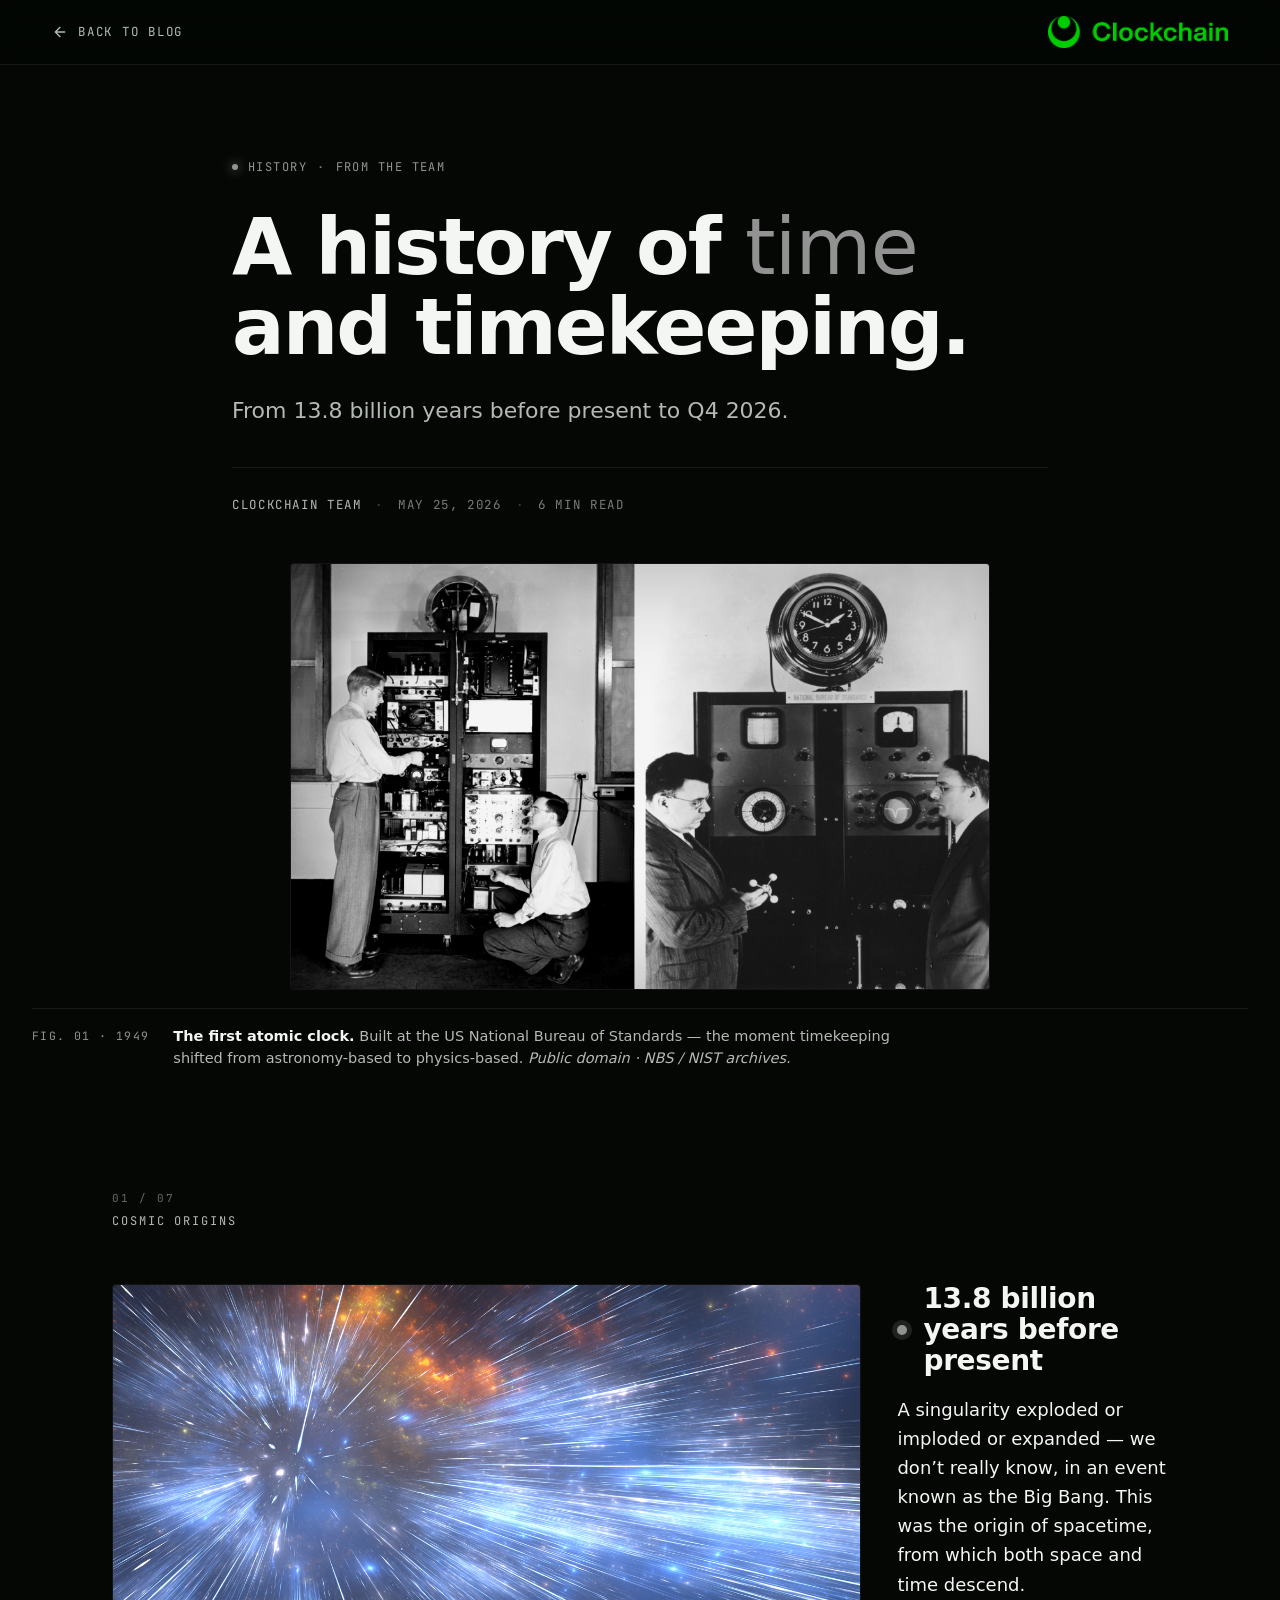
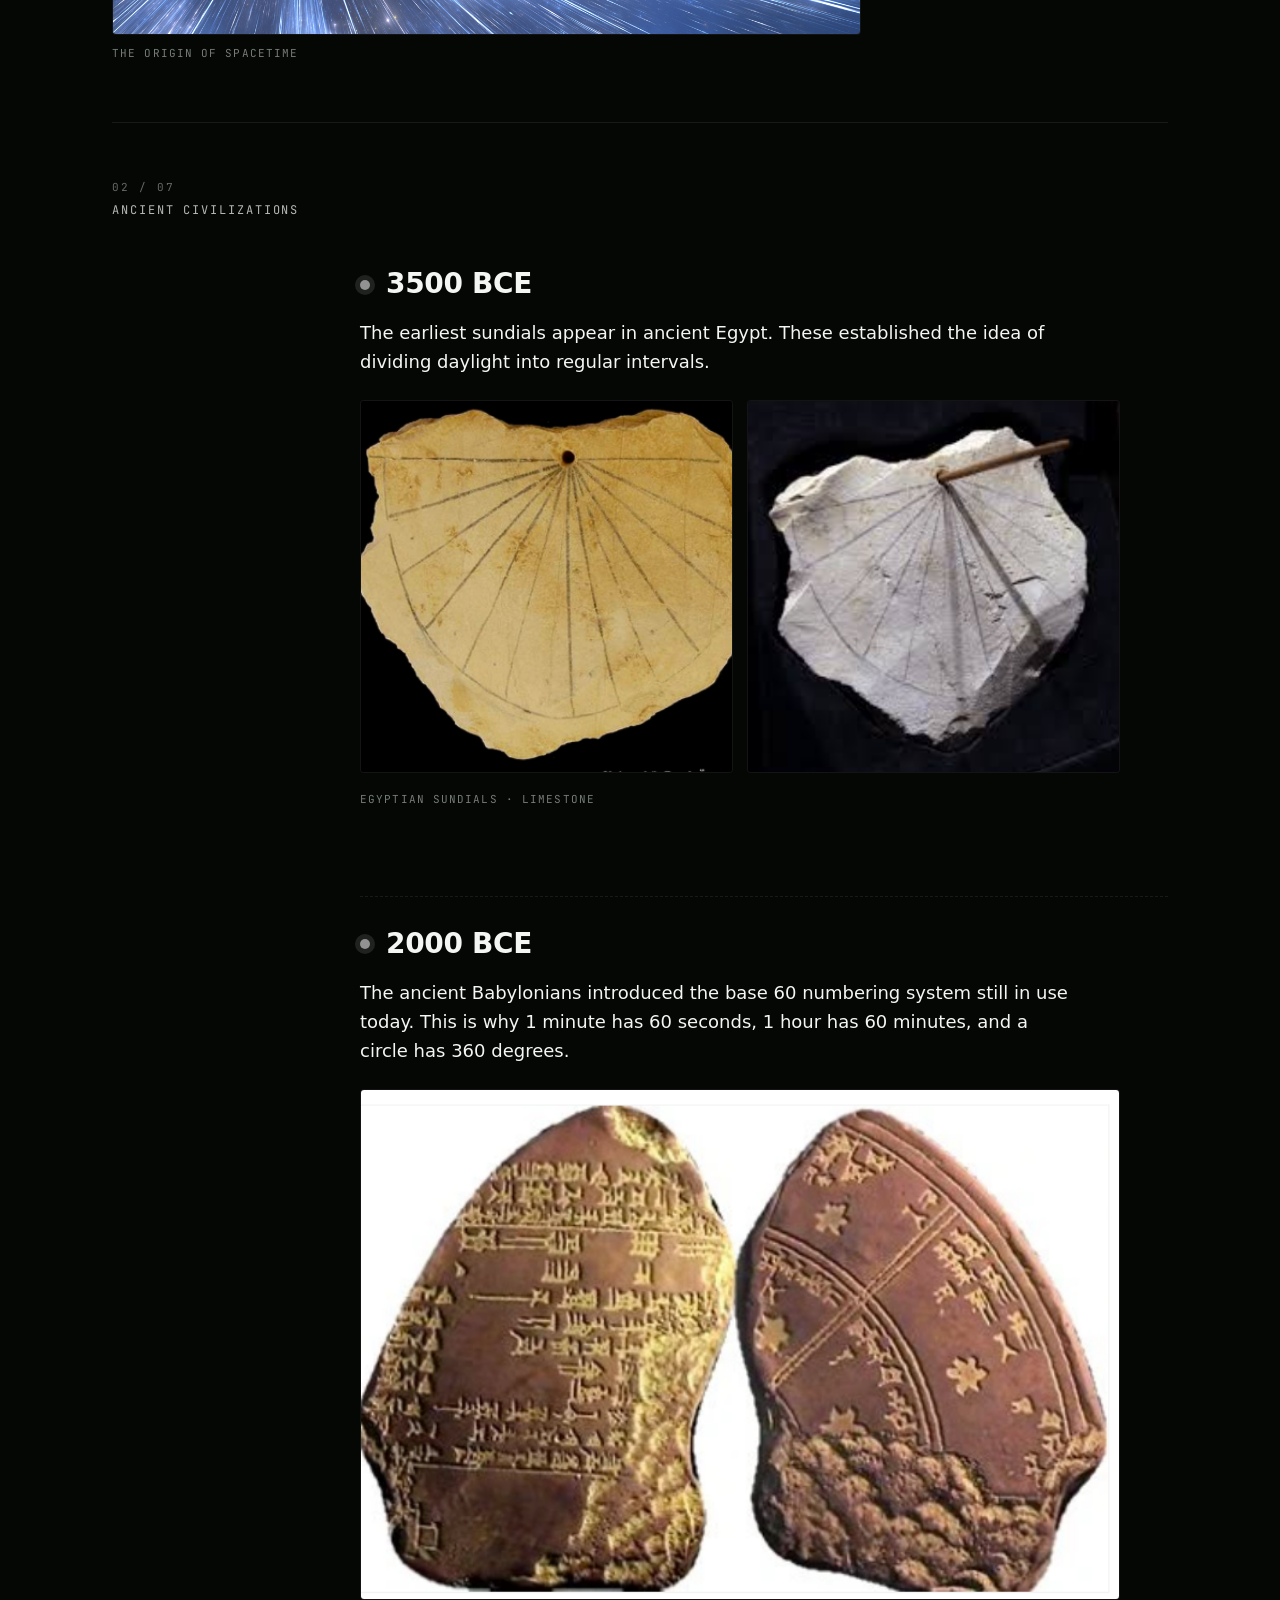
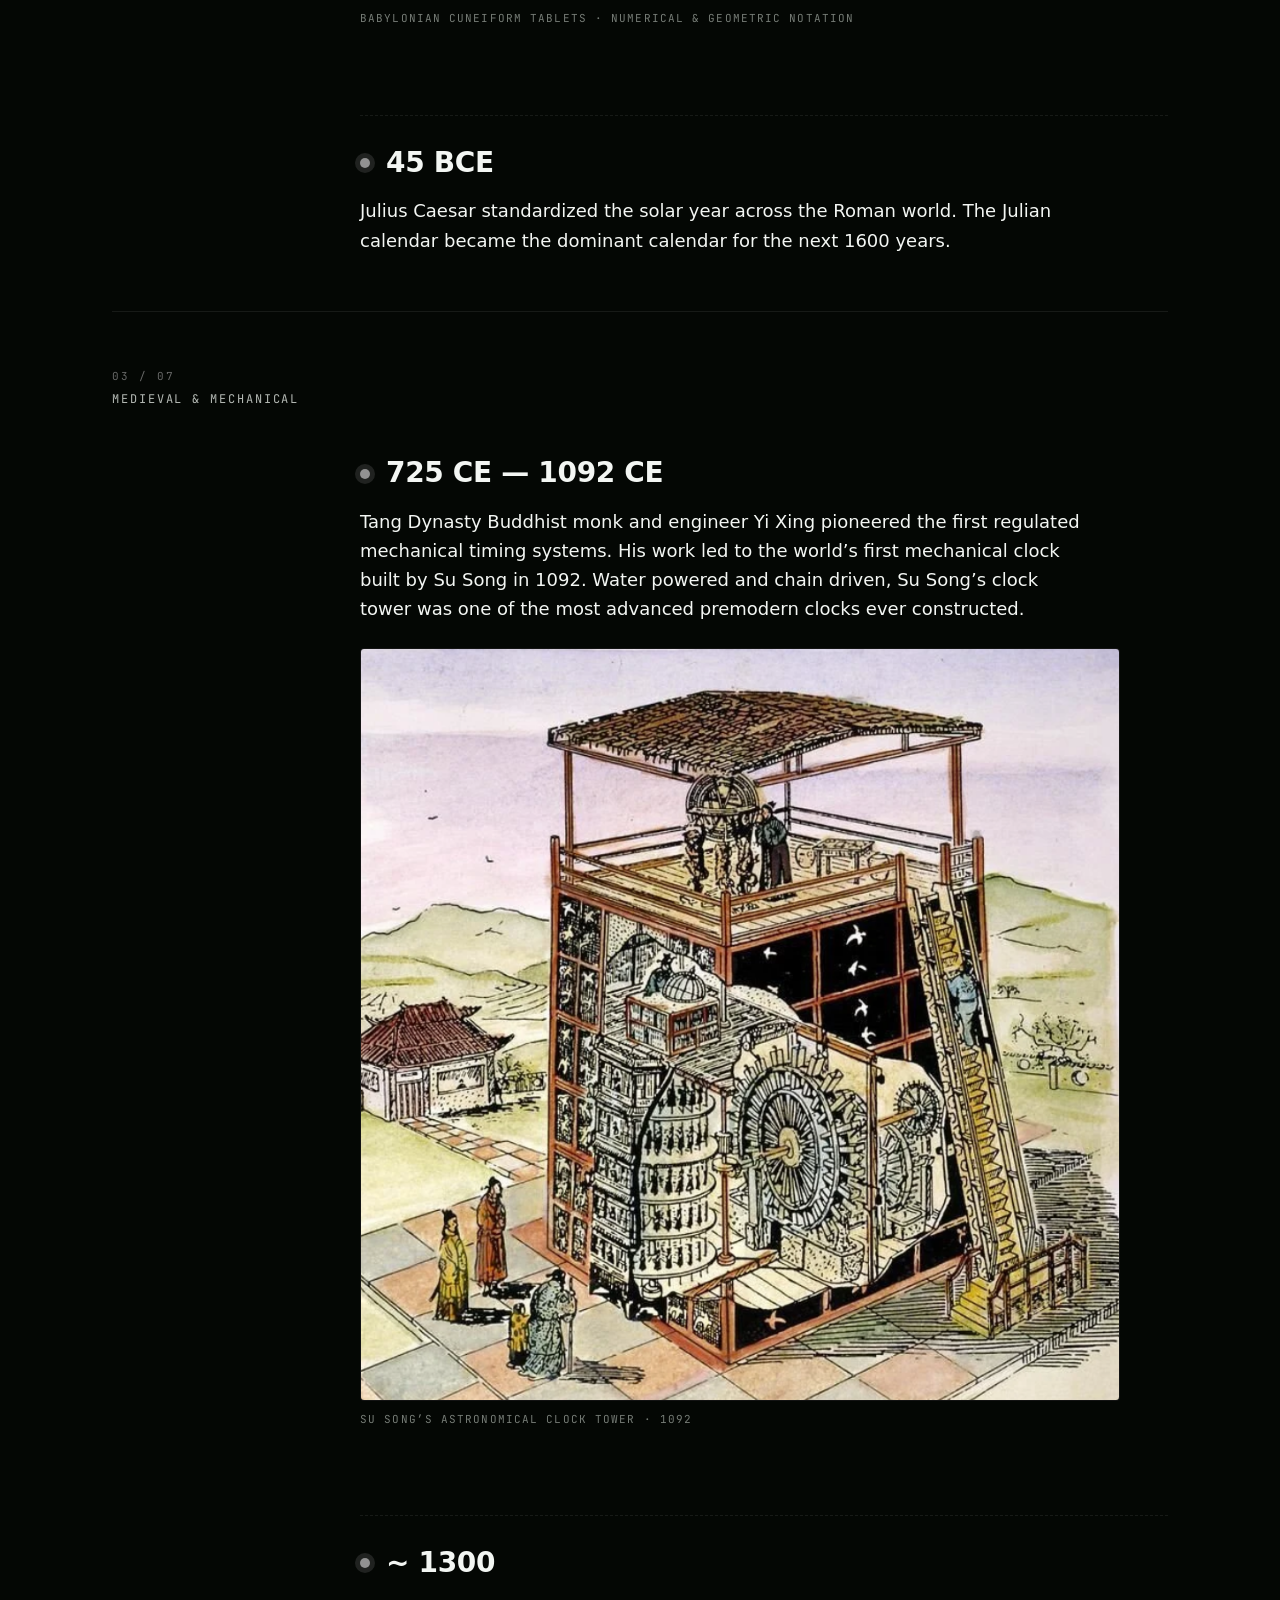
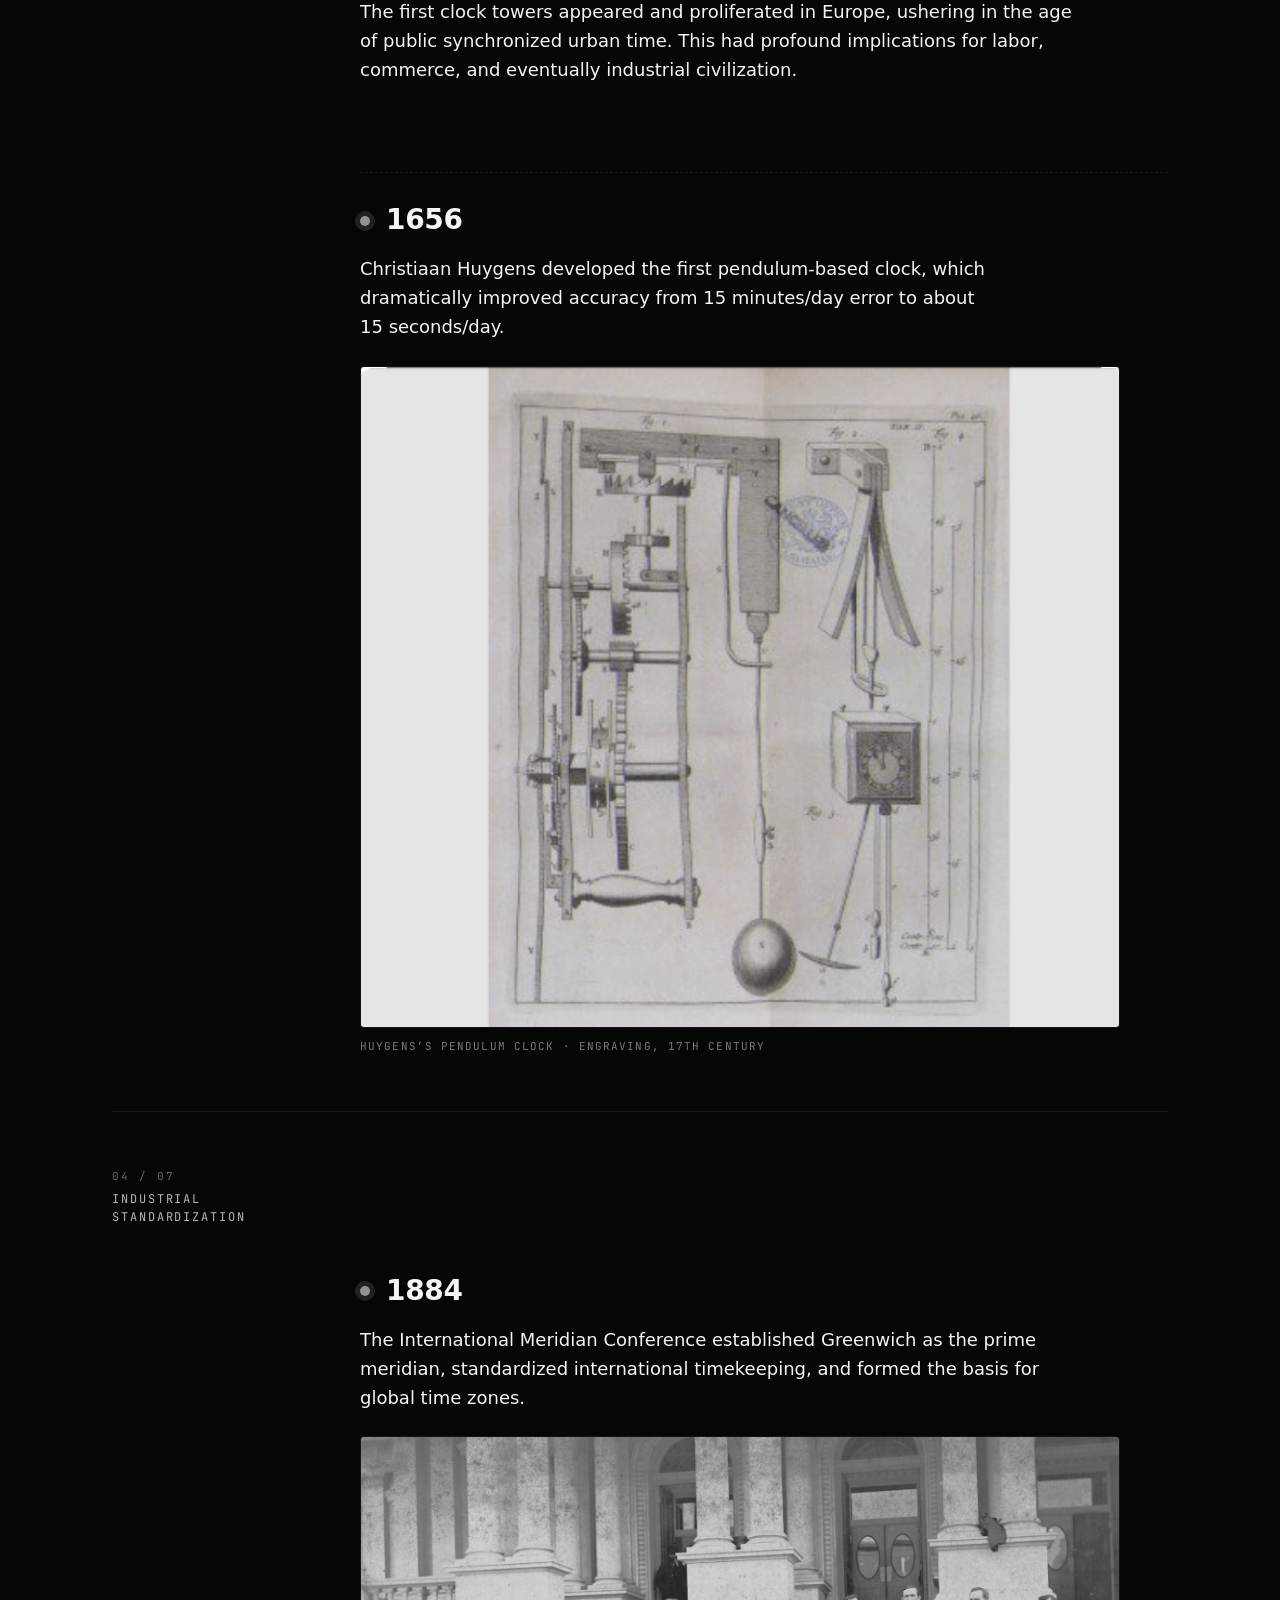
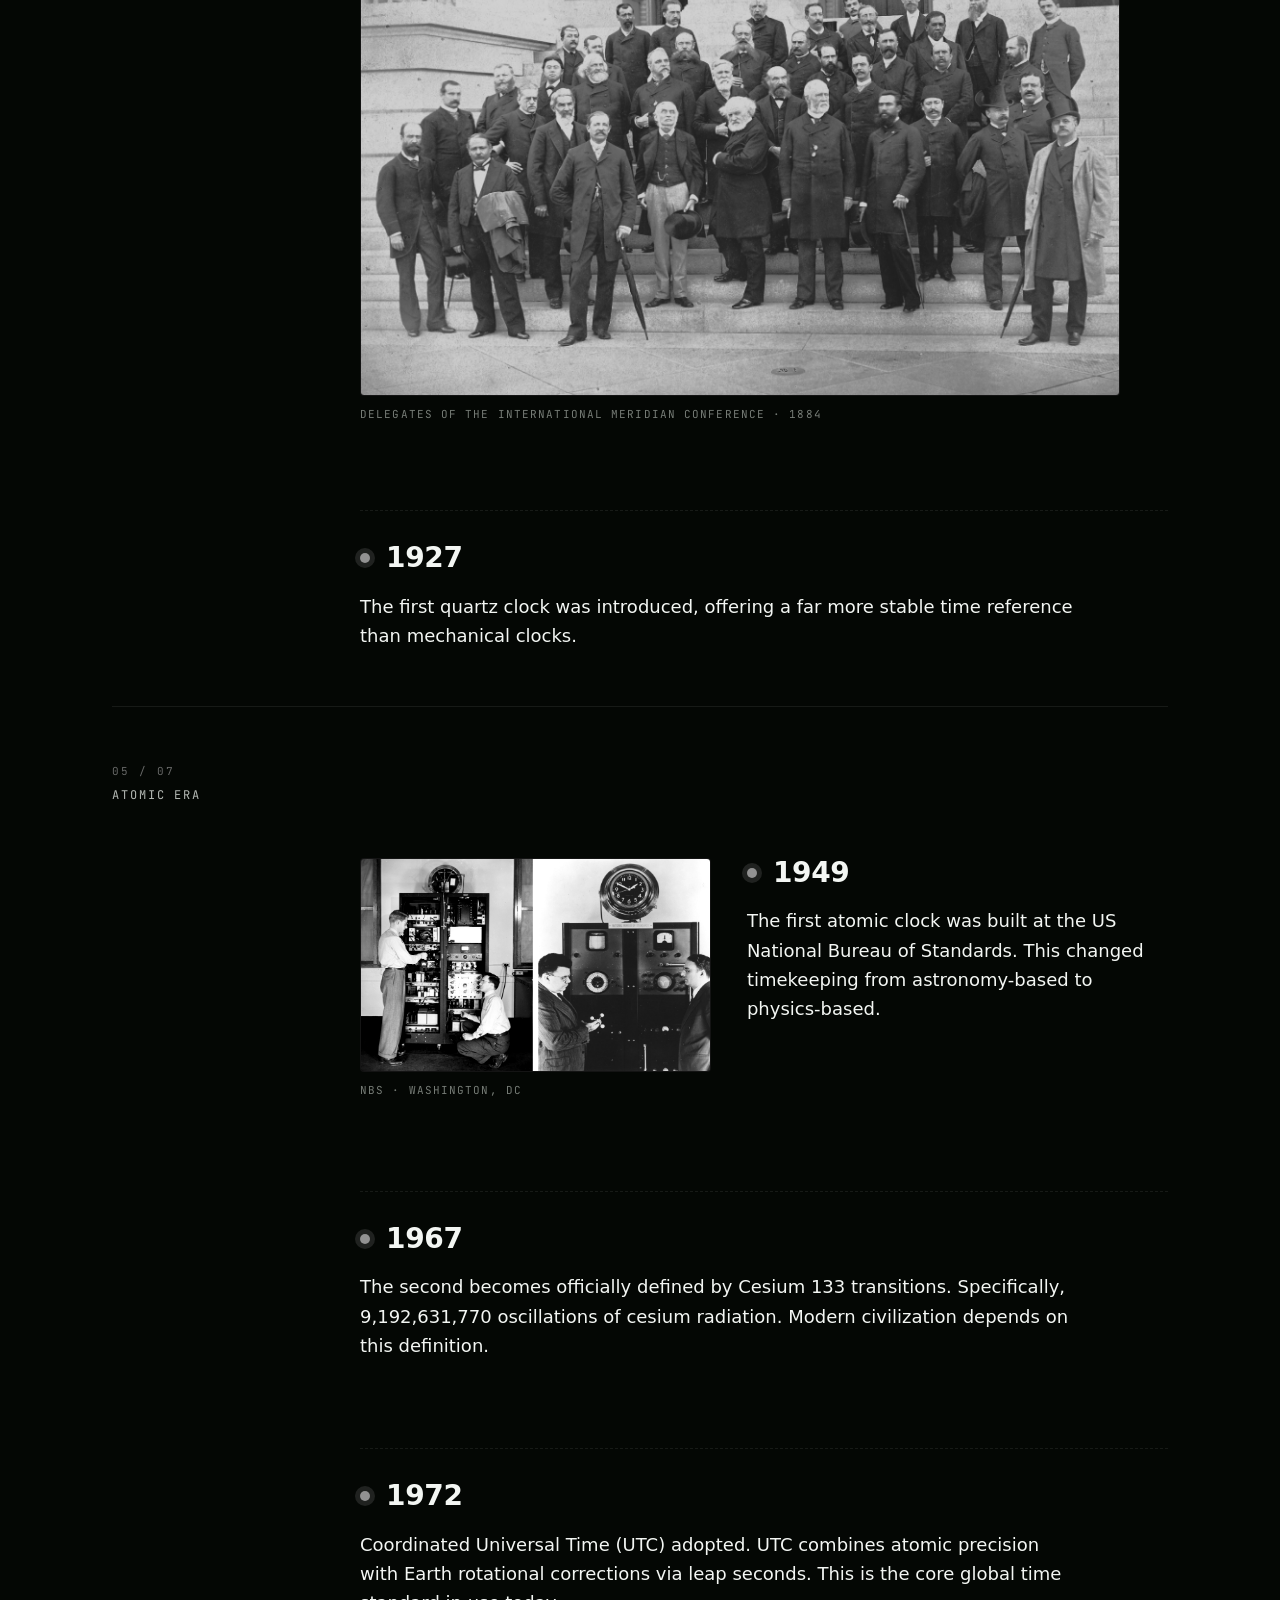
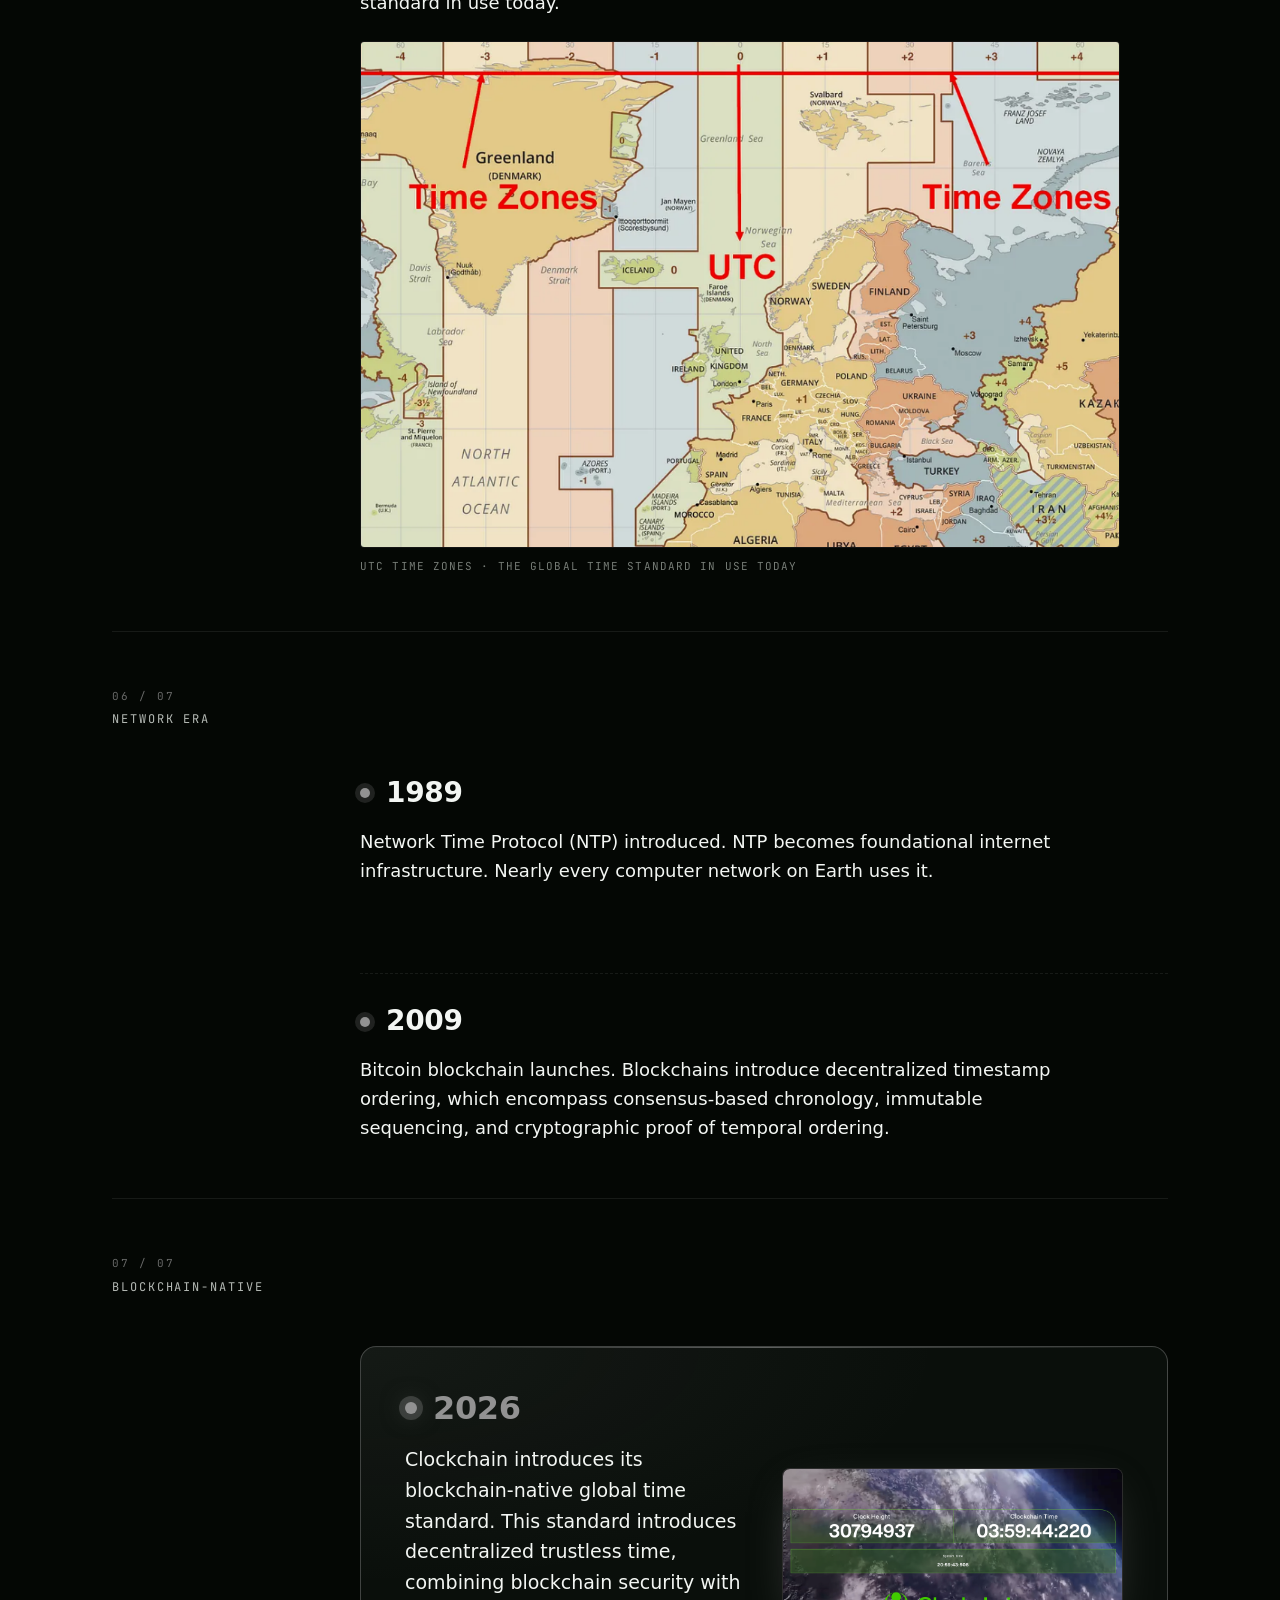
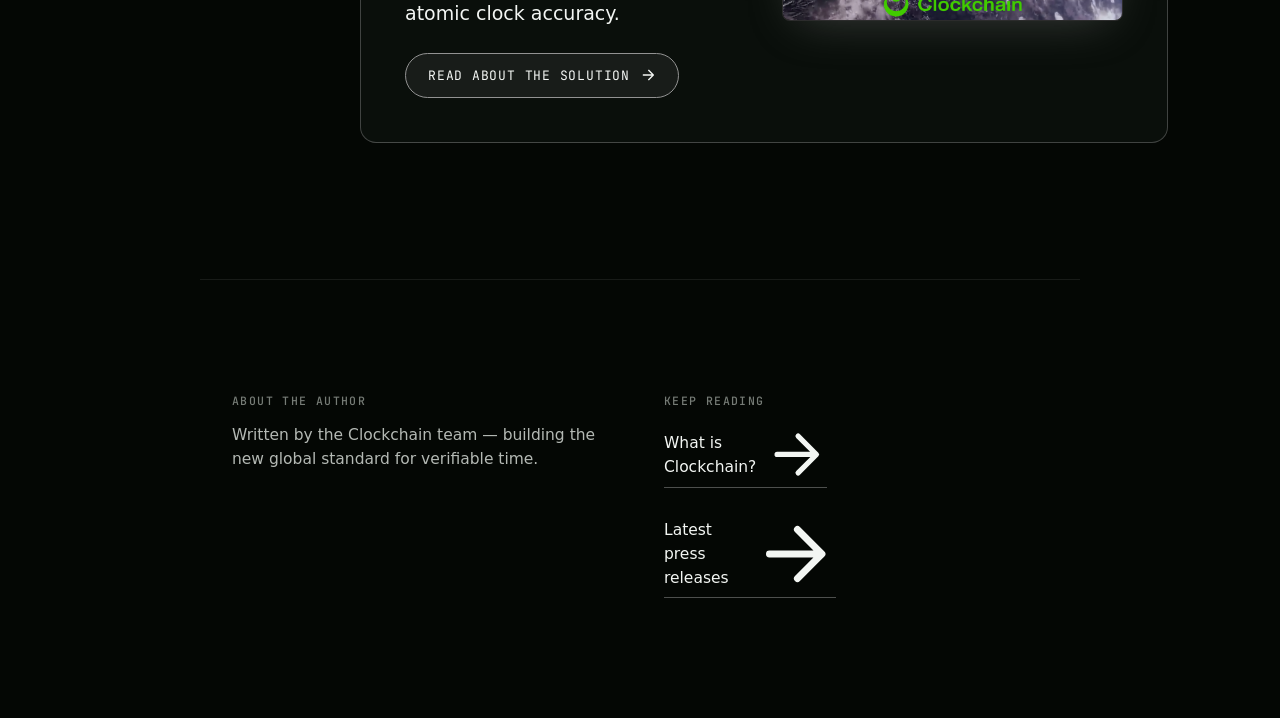
<file: blog/brief-history-of-time.html>
<!DOCTYPE html>
<html lang="en">
<head>
  <meta charset="UTF-8" />
  <meta name="viewport" content="width=device-width, initial-scale=1.0" />
  <title>A History of Time — Clockchain</title>
  <link rel="icon" type="image/png" href="../assets/clockchain-logo.png" />

  <!-- Fonts -->
  <link rel="preconnect" href="https://fonts.googleapis.com" />
  <link rel="preconnect" href="https://fonts.gstatic.com" crossorigin />
  <link href="https://fonts.googleapis.com/css2?family=Space+Grotesk:wght@300;400;500;600;700&family=JetBrains+Mono:wght@400;500;600&family=Instrument+Serif:ital@0;1&display=swap" rel="stylesheet" />

  <!-- Base site styles for tokens (colors, type) + nav/footer -->
  <link rel="stylesheet" href="../styles.css" />

  <!-- Article-specific styles -->
  <style>
    /* ========== Article scaffold ========== */
    .article-page {
      background: var(--bg);
      color: var(--fg);
      min-height: 100vh;
    }

    .article-back {
      position: sticky;
      top: 0;
      z-index: 50;
      backdrop-filter: blur(16px) saturate(140%);
      -webkit-backdrop-filter: blur(16px) saturate(140%);
      background: color-mix(in oklab, var(--bg), transparent 30%);
      border-bottom: 1px solid var(--line);
    }
    .article-back-inner {
      max-width: 1240px;
      margin: 0 auto;
      padding: 16px 32px;
      display: flex;
      align-items: center;
      justify-content: space-between;
      gap: 24px;
    }
    .article-back-link {
      display: inline-flex;
      align-items: center;
      gap: 10px;
      color: var(--fg-2);
      text-decoration: none;
      font-family: var(--f-mono);
      font-size: 12.5px;
      letter-spacing: 0.06em;
      text-transform: uppercase;
      transition: color 200ms ease;
    }
    .article-back-link:hover { color: var(--fg); }
    .article-back-link svg { width: 16px; height: 16px; }
    .article-back-logo img { height: 32px; width: auto; display: block; }

    /* ========== Header ========== */
    .article-header {
      max-width: 880px;
      margin: 0 auto;
      padding: 88px 32px 48px;
    }
    .article-eyebrow {
      display: inline-flex;
      align-items: center;
      gap: 10px;
      font-family: var(--f-mono);
      font-size: 12px;
      letter-spacing: 0.12em;
      text-transform: uppercase;
      color: var(--acc);
      margin-bottom: 32px;
    }
    .article-eyebrow .dot {
      width: 6px; height: 6px; border-radius: 50%;
      background: var(--acc);
      box-shadow: 0 0 12px var(--acc);
    }
    .article-eyebrow .sep { color: var(--fg-3); }
    .article-title {
      font-family: var(--f-display);
      font-size: clamp(40px, 6.2vw, 78px);
      line-height: 1.02;
      letter-spacing: -0.025em;
      font-weight: 700;
      margin: 0 0 28px;
      text-wrap: balance;
      color: var(--fg);
    }
    .article-title em {
      font-family: var(--f-display);
      font-style: normal;
      font-weight: 500;
      color: var(--acc);
      letter-spacing: -0.01em;
    }
    .article-dek {
      font-size: 22px;
      line-height: 1.45;
      color: var(--fg-2);
      max-width: 680px;
      margin: 0 0 40px;
      text-wrap: pretty;
    }
    .article-meta {
      display: flex;
      align-items: center;
      gap: 14px;
      flex-wrap: wrap;
      font-family: var(--f-mono);
      font-size: 12.5px;
      letter-spacing: 0.05em;
      text-transform: uppercase;
      color: var(--fg-3);
      padding-top: 28px;
      border-top: 1px solid var(--line);
    }
    .article-meta .author { color: var(--fg-2); }
    .article-meta .sep { color: var(--fg-3); opacity: 0.5; }

    /* ========== Hero image ========== */
    .hero-figure {
      max-width: 1400px;
      margin: 0 auto 96px;
      padding: 0 32px;
    }
    .hero-figure-frame {
      position: relative;
      border: 1px solid var(--line);
      border-radius: 4px;
      overflow: hidden;
      background: #000;
      max-width: 700px;
      margin: 0 auto;
    }
    .hero-figure-frame img {
      width: 100%;
      height: auto;
      display: block;
      filter: contrast(1.05) brightness(0.96);
    }
    .hero-figure-frame::after {
      content: "";
      position: absolute;
      inset: 0;
      box-shadow: inset 0 0 120px rgba(0,0,0,0.35);
      pointer-events: none;
    }
    .hero-caption {
      display: grid;
      grid-template-columns: auto 1fr;
      gap: 24px;
      margin-top: 18px;
      padding-top: 16px;
      border-top: 1px solid var(--line);
    }
    .hero-caption .cap-no {
      font-family: var(--f-mono);
      font-size: 11.5px;
      letter-spacing: 0.12em;
      text-transform: uppercase;
      color: var(--acc);
      padding-top: 2px;
    }
    .hero-caption .cap-text {
      font-size: 14.5px;
      line-height: 1.55;
      color: var(--fg-2);
      max-width: 720px;
    }
    .hero-caption .cap-text strong { color: var(--fg); font-weight: 600; }

    /* ========== Intro — (unused; kept in case of future restoration) ========== */
    .article-intro {
      max-width: 760px;
      margin: 0 auto 120px;
      padding: 0 32px;
    }
    .article-intro p {
      font-family: var(--f-display);
      font-size: 26px;
      line-height: 1.45;
      letter-spacing: -0.005em;
      color: var(--fg);
      margin: 0 0 24px;
      text-wrap: pretty;
    }
    .article-intro p.lead-cap::first-letter {
      font-family: var(--f-display);
      font-size: 5.2em;
      float: left;
      line-height: 0.86;
      padding: 8px 14px 0 0;
      color: var(--acc);
      font-style: normal;
      font-weight: 500;
    }

    /* Inline intro figure — small, floats right so text wraps around */
    .intro-figure {
      float: right;
      width: 240px;
      margin: 6px 0 18px 28px;
      shape-outside: margin-box;
    }
    .intro-figure img {
      width: 100%;
      height: auto;
      display: block;
      border: 1px solid var(--line);
      border-radius: 4px;
      filter: contrast(1.05) saturate(0.92);
      box-shadow: 0 12px 36px -16px color-mix(in oklab, var(--acc), transparent 60%);
    }
    .intro-figure figcaption {
      margin-top: 8px;
      font-family: var(--f-mono);
      font-size: 10.5px;
      letter-spacing: 0.1em;
      text-transform: uppercase;
      color: var(--fg-3);
      text-align: right;
    }

    /* ========== Timeline ========== */
    .timeline-wrap {
      max-width: 1120px;
      margin: 0 auto;
      padding: 0 32px 120px;
    }

    /* Era heading — left-rail label, no editorial title */
    .era {
      display: grid;
      grid-template-columns: 200px 1fr;
      gap: 48px;
      align-items: baseline;
      padding: 56px 0 18px;
      border-top: 1px solid var(--line);
      position: relative;
    }
    .era:first-child { border-top: 0; padding-top: 24px; }
    .era-label {
      font-family: var(--f-mono);
      font-size: 12px;
      letter-spacing: 0.16em;
      text-transform: uppercase;
      color: var(--fg-2);
      position: sticky;
      top: 88px;
    }
    .era-label .era-num {
      display: block;
      color: var(--acc);
      font-size: 11px;
      margin-bottom: 6px;
      opacity: 0.7;
    }

    /* Entries — vertical rail */
    .entries {
      display: grid;
      grid-template-columns: 200px 1fr;
      gap: 48px;
      margin-bottom: 16px;
    }
    .entry {
      grid-column: 2;
      display: block;
      padding: 32px 0 40px;
      position: relative;
    }
    .entry + .entry { border-top: 1px dashed var(--line); }

    .entry-year {
      font-family: var(--f-display);
      font-size: 28px;
      line-height: 1.1;
      letter-spacing: -0.012em;
      font-weight: 600;
      color: var(--fg);
      margin: 0 0 18px;
      display: inline-flex;
      align-items: center;
      gap: 16px;
    }
    .entry-year::before {
      content: "";
      width: 10px;
      height: 10px;
      border-radius: 50%;
      background: var(--acc);
      box-shadow: 0 0 0 5px color-mix(in oklab, var(--acc), transparent 80%);
      flex-shrink: 0;
    }
    .entry-body {
      font-size: 18px;
      line-height: 1.62;
      color: var(--fg);
      max-width: 720px;
      margin: 0;
      text-wrap: pretty;
    }
    .entry-body em { font-style: italic; color: var(--fg); }

    /* Inline image — full entry width */
    .entry-img-wide {
      margin: 24px 0 0;
      max-width: 760px;
    }
    .entry-img-wide img {
      width: 100%;
      height: auto;
      display: block;
      border: 1px solid var(--line);
      border-radius: 4px;
      background: #000;
    }
    .entry-img-wide figcaption {
      margin-top: 10px;
      font-family: var(--f-mono);
      font-size: 11px;
      letter-spacing: 0.1em;
      text-transform: uppercase;
      color: var(--fg-3);
    }

    /* Paired images (2-up) */
    .entry-img-pair {
      margin: 24px 0 0;
      max-width: 760px;
      display: grid;
      grid-template-columns: 1fr 1fr;
      gap: 14px;
    }
    .entry-img-pair .pair-cell {
      border: 1px solid var(--line);
      border-radius: 4px;
      overflow: hidden;
      background: #000;
      aspect-ratio: 1 / 1;
      display: flex;
      align-items: center;
      justify-content: center;
    }
    .entry-img-pair .pair-cell img {
      width: 100%;
      height: 100%;
      object-fit: cover;
      display: block;
    }
    .entry-img-pair figcaption {
      grid-column: 1 / -1;
      margin-top: 4px;
      font-family: var(--f-mono);
      font-size: 11px;
      letter-spacing: 0.1em;
      text-transform: uppercase;
      color: var(--fg-3);
    }

    /* Featured entry — image on left, text on right */
    .entry.featured { padding: 36px 0 44px; }
    .entry.featured .featured-grid {
      display: grid;
      grid-template-columns: 1fr 1.2fr;
      gap: 36px;
      align-items: start;
    }
    .entry.featured.featured-grow .featured-grid {
      grid-template-columns: 2.77fr 1fr;
    }
    .entry.featured.featured-grow { grid-column: 1 / -1; }
    .entry.featured .featured-img {
      border: 1px solid var(--line);
      border-radius: 4px;
      overflow: hidden;
      background: #000;
    }
    .entry.featured .featured-img img {
      width: 100%;
      height: auto;
      display: block;
      filter: contrast(1.04);
    }
    .entry.featured .featured-img-cap {
      font-family: var(--f-mono);
      font-size: 11px;
      letter-spacing: 0.1em;
      text-transform: uppercase;
      color: var(--fg-3);
      margin-top: 10px;
    }

    /* Climax — 2026 entry */
    .entry.climax {
      margin-top: 32px;
      padding: 44px;
      border: 1px solid color-mix(in oklab, var(--acc), transparent 60%);
      border-radius: 16px;
      background:
        radial-gradient(120% 100% at 0% 0%, color-mix(in oklab, var(--acc), transparent 92%), transparent 60%),
        color-mix(in oklab, var(--bg-elev), transparent 0%);
      position: relative;
      overflow: hidden;
    }
    .entry.climax + .entry { border-top: 0; }
    .entry.climax::before {
      content: "";
      position: absolute;
      top: -1px; left: -1px; right: -1px;
      height: 2px;
      background: linear-gradient(90deg, transparent, var(--acc), transparent);
      opacity: 0.6;
    }
    .entry.climax .climax-grid {
      display: grid;
      grid-template-columns: 1fr 1fr;
      gap: 36px;
      align-items: center;
    }
    .entry.climax .entry-year {
      color: var(--acc);
      font-size: 32px;
    }
    .entry.climax .entry-year::before {
      width: 12px; height: 12px;
      box-shadow: 0 0 0 6px color-mix(in oklab, var(--acc), transparent 70%),
                  0 0 24px color-mix(in oklab, var(--acc), transparent 50%);
    }
    .entry.climax .entry-body {
      font-size: 19px;
      color: var(--fg);
    }
    .entry.climax .climax-img {
      margin: 0;
      border: 1px solid color-mix(in oklab, var(--acc), transparent 70%);
      border-radius: 8px;
      overflow: hidden;
      background: #000;
      box-shadow: 0 12px 48px -16px color-mix(in oklab, var(--acc), transparent 60%);
    }
    .entry.climax .climax-img img {
      width: 100%;
      height: auto;
      display: block;
    }
    .entry.climax .climax-cta {
      display: inline-flex;
      align-items: center;
      gap: 10px;
      margin-top: 24px;
      padding: 12px 22px;
      border: 1px solid var(--acc);
      border-radius: 999px;
      background: color-mix(in oklab, var(--acc), transparent 90%);
      color: var(--fg);
      text-decoration: none;
      font-family: var(--f-mono);
      font-size: 13px;
      letter-spacing: 0.06em;
      text-transform: uppercase;
      transition: background 220ms ease, transform 220ms ease;
    }
    .entry.climax .climax-cta:hover {
      background: color-mix(in oklab, var(--acc), transparent 75%);
      transform: translateX(4px);
    }
    .entry.climax .climax-cta svg { width: 16px; height: 16px; }

    /* ========== Closing ========== */
    .article-foot {
      max-width: 880px;
      margin: 0 auto;
      padding: 80px 32px 120px;
      border-top: 1px solid var(--line);
    }
    .article-foot-grid {
      display: grid;
      grid-template-columns: 1fr 1fr;
      gap: 48px;
      align-items: start;
    }
    .article-foot-block h5 {
      font-family: var(--f-mono);
      font-size: 11.5px;
      letter-spacing: 0.12em;
      text-transform: uppercase;
      color: var(--fg-3);
      margin: 32px 0 14px;
      font-weight: 500;
    }
    .article-foot-block p, .article-foot-block a {
      font-size: 15.5px;
      line-height: 1.55;
      color: var(--fg-2);
    }
    .article-foot-block a {
      display: inline-flex;
      align-items: center;
      gap: 8px;
      text-decoration: none;
      color: var(--fg);
      border-bottom: 1px solid color-mix(in oklab, var(--fg), transparent 70%);
      padding-bottom: 1px;
      transition: color 200ms ease, border-color 200ms ease;
    }
    .article-foot-block a:hover {
      color: var(--acc);
      border-color: var(--acc);
    }

    /* ========== Responsive ========== */
    @media (max-width: 900px) {
      .article-header { padding: 56px 22px 32px; }
      .article-title { font-size: clamp(34px, 8vw, 52px); }
      .article-dek { font-size: 18px; }
      .hero-figure { padding: 0 22px; margin-bottom: 64px; }
      .timeline-wrap { padding: 0 22px 80px; }
      .era { grid-template-columns: 1fr; gap: 8px; padding: 40px 0 12px; }
      .era-label { position: static; }
      .entries { grid-template-columns: 1fr; gap: 0; margin-bottom: 8px; }
      .entry { grid-column: 1; padding: 24px 0 32px; }
      .entry-year { font-size: 22px; gap: 12px; }
      .entry-body { font-size: 16.5px; }
      .entry-img-wide, .entry-img-pair { max-width: 100%; }
      .entry.featured .featured-grid { grid-template-columns: 1fr; gap: 20px; }
      .entry.climax { padding: 28px 22px; }
      .entry.climax .climax-grid { grid-template-columns: 1fr; gap: 24px; }
      .entry.climax .entry-year { font-size: 26px; }
      .entry.climax .entry-body { font-size: 17px; }
      .article-foot { padding: 56px 22px 80px; }
      .article-foot-grid { grid-template-columns: 1fr; gap: 24px; }
      .article-back-inner { padding: 14px 22px; }
    }

    @media (prefers-reduced-motion: reduce) {
      * { transition: none !important; }
    }
  </style>
</head>
<body class="article-page">

  <!-- Sticky back nav -->
  <div class="article-back">
    <div class="article-back-inner">
      <a class="article-back-link" href="../index.html#blog">
        <svg viewBox="0 0 24 24" fill="none" stroke="currentColor" stroke-width="2" stroke-linecap="round" stroke-linejoin="round"><path d="M19 12H5M12 19l-7-7 7-7"/></svg>
        Back to blog
      </a>
      <a class="article-back-logo" href="../index.html" aria-label="Clockchain home">
        <img src="../assets/clockchain-logo-full.png" alt="Clockchain" />
      </a>
    </div>
  </div>

  <!-- ===== Article Header ===== -->
  <header class="article-header">
    <div class="article-eyebrow">
      <span class="dot"></span>
      <span>HISTORY</span>
      <span class="sep">·</span>
      <span>FROM THE TEAM</span>
    </div>
    <h1 class="article-title">A history of <em>time</em> and timekeeping.</h1>
    <p class="article-dek">
      From 13.8 billion years before present to Q4 2026.
    </p>
    <div class="article-meta">
      <span class="author">Clockchain Team</span>
      <span class="sep">·</span>
      <span>May 25, 2026</span>
      <span class="sep">·</span>
      <span>6 min read</span>
    </div>
  </header>

  <!-- ===== Hero image ===== -->
  <figure class="hero-figure">
    <div class="hero-figure-frame">
      <img src="../assets/blog/atomic-clock-1949.jpg" alt="The world's first atomic clock, built at the US National Bureau of Standards in 1949. Left: Harold Lyons calibrates the ammonia-line apparatus. Right: a public-facing clock dial mounted atop the apparatus." />
    </div>
    <figcaption class="hero-caption">
      <span class="cap-no">FIG. 01 · 1949</span>
      <span class="cap-text">
        <strong>The first atomic clock.</strong> Built at the US National Bureau of Standards — the moment timekeeping shifted from astronomy-based to physics-based. <em>Public domain · NBS / NIST archives.</em>
      </span>
    </figcaption>
  </figure>

  <!-- ===== Timeline ===== -->
  <main class="timeline-wrap">

    <!-- Era 01 — Cosmic Origins -->
    <div class="era">
      <div class="era-label">
        <span class="era-num">01 / 07</span>
        Cosmic Origins
      </div>
    </div>
    <div class="entries">
      <article class="entry featured featured-grow">
        <div class="featured-grid">
          <figure class="featured-img-wrap">
            <div class="featured-img">
              <img src="../assets/blog/cosmic-bigbang.png" alt="Artistic rendering of the Big Bang — a singularity expanding into spacetime." />
            </div>
            <div class="featured-img-cap">The origin of spacetime</div>
          </figure>
          <div>
            <div class="entry-year">13.8 billion years before present</div>
            <p class="entry-body">
              A singularity exploded or imploded or expanded — we don’t really know, in
              an event known as the Big Bang. This was the origin of spacetime, from
              which both space and time descend.
            </p>
          </div>
        </div>
      </article>
    </div>

    <!-- Era 02 — Ancient Civilizations -->
    <div class="era">
      <div class="era-label">
        <span class="era-num">02 / 07</span>
        Ancient Civilizations
      </div>
    </div>
    <div class="entries">
      <article class="entry">
        <div class="entry-year">3500 BCE</div>
        <p class="entry-body">
          The earliest sundials appear in ancient Egypt. These established the idea of
          dividing daylight into regular intervals.
        </p>
        <figure class="entry-img-pair">
          <div class="pair-cell"><img src="../assets/blog/sundial-a.png" alt="Ancient Egyptian sundial — a fan of radial lines etched into limestone." /></div>
          <div class="pair-cell"><img src="../assets/blog/sundial-b.png" alt="Ancient Egyptian sundial with central gnomon, casting a shadow across radial hour markers." /></div>
          <figcaption>Egyptian sundials · limestone</figcaption>
        </figure>
      </article>

      <article class="entry">
        <div class="entry-year">2000 BCE</div>
        <p class="entry-body">
          The ancient Babylonians introduced the base 60 numbering system still in use
          today. This is why 1 minute has 60 seconds, 1 hour has 60 minutes, and a
          circle has 360 degrees.
        </p>
        <figure class="entry-img-wide">
          <img src="../assets/blog/babylonian-base60.png" alt="Babylonian cuneiform tablets showing numerical and geometric notation." />
          <figcaption>Babylonian cuneiform tablets · numerical &amp; geometric notation</figcaption>
        </figure>
      </article>

      <article class="entry">
        <div class="entry-year">45 BCE</div>
        <p class="entry-body">
          Julius Caesar standardized the solar year across the Roman world. The Julian
          calendar became the dominant calendar for the next 1600 years.
        </p>
      </article>
    </div>

    <!-- Era 03 — Medieval & Mechanical -->
    <div class="era">
      <div class="era-label">
        <span class="era-num">03 / 07</span>
        Medieval &amp; Mechanical
      </div>
    </div>
    <div class="entries">
      <article class="entry">
        <div class="entry-year">725 CE — 1092 CE</div>
        <p class="entry-body">
          Tang Dynasty Buddhist monk and engineer Yi Xing pioneered the first regulated
          mechanical timing systems. His work led to the world’s first mechanical clock
          built by Su Song in 1092. Water powered and chain driven, Su Song’s clock
          tower was one of the most advanced premodern clocks ever constructed.
        </p>
        <figure class="entry-img-wide">
          <img src="../assets/blog/yi-xing-su-song.png" alt="Illustration of Su Song’s 11th-century water-powered astronomical clock tower." />
          <figcaption>Su Song’s astronomical clock tower · 1092</figcaption>
        </figure>
      </article>

      <article class="entry">
        <div class="entry-year">~ 1300</div>
        <p class="entry-body">
          The first clock towers appeared and proliferated in Europe, ushering in the
          age of public synchronized urban time. This had profound implications for
          labor, commerce, and eventually industrial civilization.
        </p>
      </article>

      <article class="entry">
        <div class="entry-year">1656</div>
        <p class="entry-body">
          Christiaan Huygens developed the first pendulum-based clock, which
          dramatically improved accuracy from 15 minutes/day error to about 15
          seconds/day.
        </p>
        <figure class="entry-img-wide">
          <img src="../assets/blog/huygens-pendulum.png" alt="Engraving of Christiaan Huygens’s pendulum clock mechanism, 17th century." />
          <figcaption>Huygens’s pendulum clock · engraving, 17th century</figcaption>
        </figure>
      </article>
    </div>

    <!-- Era 04 — Industrial Standardization -->
    <div class="era">
      <div class="era-label">
        <span class="era-num">04 / 07</span>
        Industrial Standardization
      </div>
    </div>
    <div class="entries">
      <article class="entry">
        <div class="entry-year">1884</div>
        <p class="entry-body">
          The International Meridian Conference established Greenwich as the prime
          meridian, standardized international timekeeping, and formed the basis for
          global time zones.
        </p>
        <figure class="entry-img-wide">
          <img src="../assets/blog/greenwich-meridian.png" alt="Delegates of the 1884 International Meridian Conference photographed on the steps of the US Capitol." />
          <figcaption>Delegates of the International Meridian Conference · 1884</figcaption>
        </figure>
      </article>

      <article class="entry">
        <div class="entry-year">1927</div>
        <p class="entry-body">
          The first quartz clock was introduced, offering a far more stable time
          reference than mechanical clocks.
        </p>
      </article>
    </div>

    <!-- Era 05 — Atomic Era -->
    <div class="era">
      <div class="era-label">
        <span class="era-num">05 / 07</span>
        Atomic Era
      </div>
    </div>
    <div class="entries">
      <article class="entry featured">
        <div class="featured-grid">
          <figure class="featured-img-wrap">
            <div class="featured-img">
              <img src="../assets/blog/atomic-clock-1949.jpg" alt="The first atomic clock at the US National Bureau of Standards, 1949." />
            </div>
            <div class="featured-img-cap">NBS · Washington, DC</div>
          </figure>
          <div>
            <div class="entry-year">1949</div>
            <p class="entry-body">
              The first atomic clock was built at the US National Bureau of Standards.
              This changed timekeeping from astronomy-based to physics-based.
            </p>
          </div>
        </div>
      </article>

      <article class="entry">
        <div class="entry-year">1967</div>
        <p class="entry-body">
          The second becomes officially defined by Cesium 133 transitions.
          Specifically, 9,192,631,770 oscillations of cesium radiation. Modern
          civilization depends on this definition.
        </p>
      </article>

      <article class="entry">
        <div class="entry-year">1972</div>
        <p class="entry-body">
          Coordinated Universal Time (UTC) adopted. UTC combines atomic precision with
          Earth rotational corrections via leap seconds. This is the core global time
          standard in use today.
        </p>
        <figure class="entry-img-wide">
          <img src="../assets/blog/utc.png" alt="World map showing UTC time zones across Europe and the North Atlantic." />
          <figcaption>UTC time zones · the global time standard in use today</figcaption>
        </figure>
      </article>
    </div>

    <!-- Era 06 — Network Era -->
    <div class="era">
      <div class="era-label">
        <span class="era-num">06 / 07</span>
        Network Era
      </div>
    </div>
    <div class="entries">
      <article class="entry">
        <div class="entry-year">1989</div>
        <p class="entry-body">
          Network Time Protocol (NTP) introduced. NTP becomes foundational internet
          infrastructure. Nearly every computer network on Earth uses it.
        </p>
      </article>

      <article class="entry">
        <div class="entry-year">2009</div>
        <p class="entry-body">
          Bitcoin blockchain launches. Blockchains introduce decentralized timestamp
          ordering, which encompass consensus-based chronology, immutable sequencing,
          and cryptographic proof of temporal ordering.
        </p>
      </article>
    </div>

    <!-- Era 07 — Blockchain-Native (climax) -->
    <div class="era">
      <div class="era-label">
        <span class="era-num">07 / 07</span>
        Blockchain-Native
      </div>
    </div>
    <div class="entries">
      <article class="entry climax">
        <div class="climax-grid">
          <div>
            <div class="entry-year">2026</div>
            <p class="entry-body">
              Clockchain introduces its blockchain-native global time standard. This
              standard introduces decentralized trustless time, combining blockchain
              security with atomic clock accuracy.
            </p>
            <a class="climax-cta" href="../index.html#solution">
              Read about the solution
              <svg viewBox="0 0 24 24" fill="none" stroke="currentColor" stroke-width="2" stroke-linecap="round" stroke-linejoin="round"><path d="M5 12h14M13 5l7 7-7 7"/></svg>
            </a>
          </div>
          <figure class="climax-img">
            <img src="../assets/blog/clockchain-illustration.png" alt="Clockchain display: Clock Height, Clockchain Time, and System Time overlaid on Earth from space." />
          </figure>
        </div>
      </article>
    </div>
  </main>

  <!-- ===== Foot ===== -->
  <footer class="article-foot">
    <div class="article-foot-grid">
      <div class="article-foot-block">
        <h5>About the author</h5>
        <p>Written by the Clockchain team — building the new global standard for verifiable time.</p>
      </div>
      <div class="article-foot-block">
        <h5>Keep reading</h5>
        <a href="../index.html#solution">
          What is Clockchain?
          <svg viewBox="0 0 24 24" fill="none" stroke="currentColor" stroke-width="2" stroke-linecap="round" stroke-linejoin="round"><path d="M5 12h14M13 5l7 7-7 7"/></svg>
        </a>
        <br/><br/>
        <a href="../index.html#news">
          Latest press releases
          <svg viewBox="0 0 24 24" fill="none" stroke="currentColor" stroke-width="2" stroke-linecap="round" stroke-linejoin="round"><path d="M5 12h14M13 5l7 7-7 7"/></svg>
        </a>
      </div>
    </div>
  </footer>

</body>
</html>
</file>
<file: styles.css>
/* ========== Clockchain 2026 — Design System ========== */

:root {
  /* Surface — DARK (default) */
  --bg: oklch(0.12 0.012 150);
  --bg-deep: oklch(0.07 0.01 150);
  --bg-elev: oklch(0.16 0.012 150);
  --panel: oklch(0.22 0.014 150 / 0.55);
  --panel-2: oklch(0.28 0.014 150 / 0.45);
  --line: oklch(1 0 0 / 0.08);
  --line-strong: oklch(1 0 0 / 0.18);

  /* Text */
  --fg: oklch(0.97 0.005 145);
  --fg-2: oklch(0.78 0.008 145);
  --fg-3: oklch(0.58 0.012 145);
  --fg-4: oklch(0.42 0.014 145);

  /* Neutral structural accent (was steel blue) — used for rims, glows, illustration line work. Green --state is the sole brand accent. */
  --acc: oklch(0.66 0 0);
  --acc-2: oklch(0.66 0 0);
  --acc-dim: oklch(0.5 0 0);
  --acc-glow: oklch(0.66 0 0 / 0.45);

  /* State / brand accent — bright green #00cc00. Logo, Clockchain wordmark, LIVE, primary CTA */
  --state: oklch(0.72 0.255 142);
  --state-2: oklch(0.72 0.255 142);
  --state-dim: oklch(0.5 0.25 142);
  --state-glow: oklch(0.72 0.255 142 / 0.45);

  /* Deep teal #2c8769 — used for deep tints, secondary fills, hover layers */
  --acc-deep: oklch(0.52 0.10 165);
  --acc-deep-glow: oklch(0.52 0.10 165 / 0.45);

  /* Pale blue #bddbe8 — soft ambient tone, faint glows, light-theme accent */
  --acc-pale: oklch(0.87 0.029 220);
  --acc-pale-glow: oklch(0.87 0.029 220 / 0.35);

  /* Type */
  --f-display: "Manrope", ui-sans-serif, system-ui, sans-serif;
  --f-sans: "Manrope", ui-sans-serif, system-ui, sans-serif;
  --f-mono: "JetBrains Mono", ui-monospace, "SF Mono", Menlo, monospace;

  /* Metrics */
  --maxw: 1440px;
  --gut: clamp(20px, 4vw, 56px);
}

/* Typeface toggle — Manrope is the default; toggle for comparison */
:root[data-typeface="space-grotesk"] {
  --f-display: "Space Grotesk", ui-sans-serif, system-ui, sans-serif;
  --f-sans: "Space Grotesk", ui-sans-serif, system-ui, sans-serif;
}
:root[data-typeface="manrope"] {
  --f-display: "Manrope", ui-sans-serif, system-ui, sans-serif;
  --f-sans: "Manrope", ui-sans-serif, system-ui, sans-serif;
}
:root[data-typeface="hanken"] {
  --f-display: "Hanken Grotesk", ui-sans-serif, system-ui, sans-serif;
  --f-sans: "Hanken Grotesk", ui-sans-serif, system-ui, sans-serif;
}

* { box-sizing: border-box; margin: 0; padding: 0; }
html, body { background: var(--bg); color: var(--fg); }
html { scroll-behavior: smooth; }
body {
  font-family: var(--f-sans);
  font-weight: 400;
  line-height: 1.5;
  -webkit-font-smoothing: antialiased;
  overflow-x: hidden;
  background:
    radial-gradient(1200px 700px at 80% -10%, oklch(0.4 0.16 142 / 0.18), transparent 60%),
    radial-gradient(900px 600px at -10% 30%, oklch(0.4 0.16 142 / 0.10), transparent 60%),
    var(--bg);
  background-attachment: fixed;
}

a { color: inherit; text-decoration: none; }
img, svg { display: block; max-width: 100%; }

/* Selection */
::selection { background: var(--acc); color: var(--bg-deep); }

/* Scrollbar */
::-webkit-scrollbar { width: 10px; height: 10px; }
::-webkit-scrollbar-track { background: var(--bg-deep); }
::-webkit-scrollbar-thumb { background: oklch(0.3 0.02 145); border-radius: 8px; }
::-webkit-scrollbar-thumb:hover { background: var(--acc-dim); }

/* ========== Utility ========== */
.shell { max-width: var(--maxw); margin: 0 auto; padding: 0 var(--gut); }
.eyebrow {
  font-family: var(--f-mono);
  font-size: 11px;
  letter-spacing: 0.16em;
  text-transform: uppercase;
  color: var(--fg-3);
  display: inline-flex;
  align-items: center;
  gap: 10px;
}
.eyebrow::before {
  content: "";
  display: inline-block;
  width: 6px; height: 6px; border-radius: 999px;
  background: var(--acc);
  box-shadow: 0 0 12px var(--acc-glow);
}

/* ---- Liquid glass: subtle base + gradient inner border via ::before ---- */
.glass, .glass-2, .liquid-glass {
  position: relative;
  overflow: hidden;
  background: oklch(1 0 0 / 0.02);
  background-blend-mode: luminosity;
  backdrop-filter: blur(14px) saturate(150%);
  -webkit-backdrop-filter: blur(14px) saturate(150%);
  box-shadow:
    inset 0 1px 1px oklch(1 0 0 / 0.10),
    0 24px 60px -40px oklch(0 0 0 / 0.6);
  border: none;
  border-radius: 22px;
}
.glass-2 { border-radius: 26px; }
.glass::before, .glass-2::before, .liquid-glass::before {
  content: "";
  position: absolute; inset: 0;
  border-radius: inherit;
  padding: 1.4px;
  background: linear-gradient(
    180deg,
    oklch(1 0 0 / 0.45) 0%,
    oklch(1 0 0 / 0.15) 20%,
    oklch(1 0 0 / 0) 40%,
    oklch(1 0 0 / 0) 60%,
    oklch(1 0 0 / 0.12) 80%,
    oklch(1 0 0 / 0.4) 100%
  );
  -webkit-mask: linear-gradient(#fff 0 0) content-box, linear-gradient(#fff 0 0);
  -webkit-mask-composite: xor;
          mask-composite: exclude;
  pointer-events: none;
  z-index: 1;
}
.glass-2 {
  background:
    linear-gradient(180deg, oklch(1 0 0 / 0.035), oklch(1 0 0 / 0.005)),
    oklch(1 0 0 / 0.02);
}
/* Make sure card contents sit above the ::before border */
.glass > *, .glass-2 > *, .liquid-glass > * { position: relative; z-index: 2; }
[data-theme="light"] .glass,
[data-theme="light"] .glass-2,
[data-theme="light"] .liquid-glass {
  background: oklch(1 0 0 / 0.5);
  /* On pure white, define cards with a hairline ring + soft lift so edges read */
  box-shadow:
    inset 0 0 0 1px oklch(0 0 0 / 0.07),
    inset 0 1px 1px oklch(1 0 0 / 0.8),
    0 16px 40px -26px oklch(0 0 0 / 0.16);
}
[data-theme="light"] .glass::before,
[data-theme="light"] .glass-2::before,
[data-theme="light"] .liquid-glass::before {
  background: linear-gradient(
    180deg,
    oklch(0 0 0 / 0.22) 0%,
    oklch(0 0 0 / 0.10) 20%,
    oklch(0 0 0 / 0) 40%,
    oklch(0 0 0 / 0) 60%,
    oklch(0 0 0 / 0.06) 80%,
    oklch(0 0 0 / 0.18) 100%
  );
}

/* Reveal */
.reveal {
  opacity: 0;
  transform: translateY(36px);
  transition:
    opacity 1.6s cubic-bezier(.16,1,.3,1),
    transform 2s cubic-bezier(.16,1,.3,1);
  transition-delay: var(--d, 0ms);
}
.reveal.in { opacity: 1; transform: none; }

/* Directional reveals — slide in from edges */
.reveal[data-reveal="left"]  { transform: translateX(-44vw); }
.reveal[data-reveal="right"] { transform: translateX(44vw); }
.reveal[data-reveal="left"].in,
.reveal[data-reveal="right"].in { transform: none; }

/* Swipe reveals — like data-reveal but triggered on scroll-into-view (not at load).
   Use for content below the fold that should swipe in from off-canvas. */
.reveal[data-swipe="left"]  { transform: translate3d(-55vw, 0, 0); opacity: 0; }
.reveal[data-swipe="right"] { transform: translate3d(55vw, 0, 0); opacity: 0; }
.reveal[data-swipe="left"],
.reveal[data-swipe="right"] {
  transition:
    opacity 1.6s cubic-bezier(.16,1,.3,1),
    transform 2s cubic-bezier(.16,1,.3,1);
  transition-delay: var(--d, 0ms);
}
.reveal[data-swipe="left"].in,
.reveal[data-swipe="right"].in {
  transform: translate3d(0, 0, 0);
  opacity: 1;
}

/* ========== Background grid layer ========== */
.bg-grid {
  position: fixed; inset: 0; pointer-events: none; z-index: 0;
  background-image:
    linear-gradient(to right, oklch(1 0 0 / 0.025) 1px, transparent 1px),
    linear-gradient(to bottom, oklch(1 0 0 / 0.025) 1px, transparent 1px);
  background-size: 80px 80px;
  mask-image: radial-gradient(ellipse 80% 60% at 50% 30%, black 30%, transparent 80%);
  -webkit-mask-image: radial-gradient(ellipse 80% 60% at 50% 30%, black 30%, transparent 80%);
}
.bg-orb {
  position: fixed;
  width: 720px; height: 720px; border-radius: 999px;
  background: radial-gradient(circle, oklch(0.8 0.25 142 / 0.18), transparent 65%);
  pointer-events: none; z-index: 0;
  filter: blur(20px);
  animation: orbDrift 24s ease-in-out infinite;
}
.bg-orb.a { top: -200px; right: -180px; }
.bg-orb.b { bottom: -300px; left: -200px; animation-delay: -12s; background: radial-gradient(circle, oklch(0.65 0.12 200 / 0.10), transparent 65%); }
@keyframes orbDrift {
  0%, 100% { transform: translate(0,0) scale(1); }
  50% { transform: translate(40px, -30px) scale(1.06); }
}

/* ========== Header / Nav ========== */
.nav {
  position: fixed; top: 16px; left: 0; right: 0; z-index: 50;
  display: flex; justify-content: center; pointer-events: none;
}
.nav-inner {
  pointer-events: auto;
  width: min(1320px, calc(100vw - 32px));
  display: flex; align-items: center; justify-content: space-between;
  padding: 12px 16px 12px 22px;
  background: oklch(1 0 0 / 0.02);
  background-blend-mode: luminosity;
  backdrop-filter: blur(14px) saturate(160%);
  -webkit-backdrop-filter: blur(14px) saturate(160%);
  box-shadow: inset 0 1px 1px oklch(1 0 0 / 0.10);
  border: none;
  border-radius: 999px;
  position: relative;
  overflow: hidden;
  transition: background .3s ease, box-shadow .3s ease;
}
.nav-inner::before {
  content: "";
  position: absolute; inset: 0;
  border-radius: inherit;
  padding: 1.4px;
  background: linear-gradient(
    180deg,
    oklch(1 0 0 / 0.45) 0%,
    oklch(1 0 0 / 0.15) 20%,
    oklch(1 0 0 / 0) 40%,
    oklch(1 0 0 / 0) 60%,
    oklch(1 0 0 / 0.12) 80%,
    oklch(1 0 0 / 0.4) 100%
  );
  -webkit-mask: linear-gradient(#fff 0 0) content-box, linear-gradient(#fff 0 0);
  -webkit-mask-composite: xor;
          mask-composite: exclude;
  pointer-events: none;
  z-index: 1;
}
.nav-inner > * { position: relative; z-index: 2; }
.nav.scrolled .nav-inner {
  background: oklch(0.08 0.01 150 / 0.55);
  box-shadow:
    inset 0 1px 1px oklch(1 0 0 / 0.12),
    0 12px 40px -10px oklch(0 0 0 / 0.5);
}
[data-theme="light"] .nav-inner {
  background: oklch(1 0 0 / 0.6);
  box-shadow:
    inset 0 0 0 1px oklch(0 0 0 / 0.06),
    inset 0 1px 1px oklch(1 0 0 / 0.8),
    0 8px 28px -18px oklch(0 0 0 / 0.18);
}
[data-theme="light"] .nav-inner::before {
  background: linear-gradient(
    180deg,
    oklch(0 0 0 / 0.22) 0%,
    oklch(0 0 0 / 0.1) 20%,
    oklch(0 0 0 / 0) 40%,
    oklch(0 0 0 / 0) 60%,
    oklch(0 0 0 / 0.06) 80%,
    oklch(0 0 0 / 0.18) 100%
  );
}
[data-theme="light"] .nav.scrolled .nav-inner {
  background: oklch(1 0 0 / 0.78);
}
.nav-logo {
  display: flex; align-items: center; gap: 10px;
  font-family: var(--f-display); font-weight: 800; font-size: 45px;
  letter-spacing: -0.01em;
  color: var(--state);
}
.nav-logo .mark {
  width: auto; height: 56px; display: block;
}
.nav-links {
  display: flex; gap: 4px; align-items: center;
}
.nav-links a {
  font-family: var(--f-sans); font-size: 14px; font-weight: 700;
  color: var(--fg); padding: 8px 14px; border-radius: 999px;
  letter-spacing: -0.005em;
  transition: background .2s ease, color .2s ease;
}
.nav-links a:hover { background: oklch(1 0 0 / 0.06); color: var(--fg); }

.nav-right {
  display: flex; align-items: center; gap: 10px;
}
.nav-socials {
  display: inline-flex; align-items: center; gap: 2px;
}
.nav-socials a {
  width: 32px; height: 32px;
  display: grid; place-items: center;
  border-radius: 999px;
  color: var(--fg-2);
  transition: background .2s ease, color .2s ease;
}
.nav-socials a:hover {
  background: oklch(1 0 0 / 0.06);
  color: var(--state);
}
.nav-socials svg {
  width: 16px; height: 16px;
  fill: currentColor;
}
.nav-sep {
  width: 1px; height: 22px;
  background: var(--line-strong);
  margin: 0 4px;
}
.nav-cta {
  font-family: var(--f-sans); font-size: 14px; font-weight: 700;
  /* Glassmorphism green pill — matches .hero-live-pill */
  --acc: var(--state);
  --acc-glow: var(--state-glow);
  background: oklch(0.72 0.255 142 / 0.08);
  backdrop-filter: blur(14px) saturate(140%);
  -webkit-backdrop-filter: blur(14px) saturate(140%);
  color: var(--acc);
  padding: 10px 18px; border-radius: 999px;
  display: inline-flex; align-items: center; gap: 8px;
  letter-spacing: -0.005em;
  box-shadow:
    inset 0 0 0 1px var(--acc),
    inset 0 1px 0 oklch(1 0 0 / 0.12),
    0 6px 18px -8px var(--acc-glow);
  transition: transform .2s ease, box-shadow .2s ease, background .2s ease;
}
.nav-cta:hover {
  transform: translateY(-1px);
  background: oklch(0.72 0.255 142 / 0.12);
  box-shadow:
    inset 0 0 0 1px var(--acc),
    inset 0 1px 0 oklch(1 0 0 / 0.16),
    0 14px 30px -10px var(--acc-glow);
}
.nav-cta .arrow {
  width: 14px; height: 14px; transition: transform .2s ease;
}
.nav-cta:hover .arrow { transform: translate(2px, -2px); }

/* ========== Theme toggle (light/dark) ========== */
.theme-toggle {
  width: 38px; height: 38px;
  display: grid; place-items: center;
  border-radius: 999px;
  border: 1px solid oklch(1 0 0 / 0.08);
  background: oklch(1 0 0 / 0.03);
  color: var(--fg-2);
  cursor: pointer;
  padding: 0;
  margin-right: 4px;
  transition: color .2s ease, background .2s ease, border-color .2s ease, transform .2s ease;
}
.theme-toggle:hover {
  color: var(--state);
  border-color: oklch(1 0 0 / 0.18);
  background: oklch(1 0 0 / 0.06);
  transform: translateY(-1px);
}
.theme-toggle:focus-visible {
  outline: 2px solid var(--acc);
  outline-offset: 2px;
}
.theme-icon { width: 16px; height: 16px; display: block; }
/* Dark mode → show moon (action: go to dark? no — show what user will switch TO).
   Convention: sun shown in dark mode means "switch to light"; moon in light means "switch to dark". */
.theme-toggle .theme-icon-sun { display: block; }
.theme-toggle .theme-icon-moon { display: none; }
[data-theme="light"] .theme-toggle .theme-icon-sun { display: none; }
[data-theme="light"] .theme-toggle .theme-icon-moon { display: block; }
[data-theme="light"] .theme-toggle {
  border-color: oklch(0 0 0 / 0.08);
  background: oklch(0 0 0 / 0.02);
  color: var(--fg-2);
}
[data-theme="light"] .theme-toggle:hover {
  border-color: oklch(0 0 0 / 0.18);
  background: oklch(0 0 0 / 0.05);
}

/* ========== Hero ========== */
.hero {
  position: relative; z-index: 1;
  padding: 160px 0 100px;
  min-height: 100vh;
  display: flex; flex-direction: column; justify-content: center;
  overflow: hidden;
  isolation: isolate;
}

/* Background video layer */
.hero-video-wrap {
  position: absolute; inset: 0;
  z-index: 0;
  pointer-events: none;
  overflow: hidden;
}
.hero-video {
  position: absolute; inset: 0;
  width: 100%; height: 100%;
  object-fit: cover;
  object-position: center;
  opacity: 0;
  will-change: opacity, transform, translate;
  /* Tint toward warm gold + soften */
  filter: hue-rotate(-40deg) saturate(0.55) contrast(1.06) brightness(0.95) sepia(0.15);
  animation: heroVidBreath 24s ease-in-out infinite alternate;
}
@keyframes heroVidBreath {
  0%   { transform: scale(1.03); }
  100% { transform: scale(1.12); }
}
.hero-video-tint {
  position: absolute; inset: 0;
  background:
    radial-gradient(ellipse 70% 55% at 50% 50%, transparent 0%, oklch(0.08 0.012 150 / 0.35) 70%, oklch(0.08 0.012 150 / 0.85) 100%),
    linear-gradient(180deg, oklch(0.08 0.012 150 / 0.2) 0%, oklch(0.08 0.012 150 / 0.35) 55%, var(--bg) 100%);
}
.hero-video-vignette {
  position: absolute; inset: 0;
  background:
    radial-gradient(ellipse 60% 40% at 18% 80%, oklch(0.66 0 0 / 0.16), transparent 60%),
    radial-gradient(ellipse 50% 40% at 82% 15%, oklch(0.66 0 0 / 0.10), transparent 60%);
  mix-blend-mode: plus-lighter;
}
.hero-video-grid {
  position: absolute; inset: 0;
  background-image:
    linear-gradient(to right, oklch(1 0 0 / 0.035) 1px, transparent 1px),
    linear-gradient(to bottom, oklch(1 0 0 / 0.035) 1px, transparent 1px);
  background-size: 80px 80px;
  mask-image: radial-gradient(ellipse 80% 60% at 50% 50%, black 30%, transparent 90%);
  -webkit-mask-image: radial-gradient(ellipse 80% 60% at 50% 50%, black 30%, transparent 90%);
  opacity: 0.6;
}

/* Theme: light luxe — soften the video, invert tint */
[data-theme="light"] .hero-video {
  filter: hue-rotate(8deg) saturate(0.45) contrast(0.9) brightness(1.1);
  opacity: 0;
}
[data-theme="light"] .hero-video-tint {
  background: var(--bg);
}

/* Ensure hero contents sit above video */
.hero > .shell { position: relative; z-index: 2; }
.hero .hero-eyebrow-row,
.hero .kinetic-title,
.hero .hero-row,
.hero .cta-row,
.hero .subscribe { position: relative; z-index: 2; }

@media (prefers-reduced-motion: reduce) {
  .hero-video { animation: none; }
}
.hero-eyebrow-row {
  display: flex; gap: 16px; align-items: center; flex-wrap: wrap;
  margin-bottom: 36px;
}
/* ----- Pills: outlined, bold accent text (no fill) ----- */
.hero-live-pill {
  display: inline-flex; align-items: center; gap: 8px;
  padding: 6px 14px 6px 12px;
  border-radius: 999px;
  /* Glassmorphism backdrop with green text + outline */
  background: oklch(0.72 0.255 142 / 0.08);
  backdrop-filter: blur(14px) saturate(140%);
  -webkit-backdrop-filter: blur(14px) saturate(140%);
  /* LIVE pills carry the operational STATE accent (green) */
  --acc: var(--state);
  --acc-glow: var(--state-glow);
  box-shadow:
    inset 0 0 0 1px var(--acc),
    inset 0 1px 0 oklch(1 0 0 / 0.12),
    0 6px 18px -8px var(--acc-glow);
  font-family: var(--f-mono);
  font-size: 10.5px; letter-spacing: 0.22em; text-transform: uppercase;
  color: var(--fg);
  font-weight: 700;
}
.hero-live-pill .live-dot { width: 6px; height: 6px; }
.hero-live-meta {
  font-family: var(--f-mono);
  font-size: 11px; letter-spacing: 0.18em; text-transform: uppercase;
  color: var(--fg-2);
  white-space: nowrap;
}

/* Trusted by builders */
.trusted {
  display: flex; flex-direction: column; gap: 12px;
  margin-top: 6px;
}
.trusted-label {
  font-family: var(--f-mono);
  font-size: 10px; letter-spacing: 0.22em; text-transform: uppercase;
  color: var(--fg-3);
}
.trusted-row {
  display: flex; flex-wrap: wrap; gap: 10px;
}
.trusted-chip {
  display: inline-flex; align-items: center; gap: 10px;
  padding: 8px 16px 8px 12px;
  border-radius: 999px;
  background: oklch(1 0 0 / 0.04);
  box-shadow: inset 0 0 0 1px oklch(1 0 0 / 0.08);
  font-family: var(--f-sans);
  font-size: 13px; font-weight: 500;
  color: var(--fg);
  transition: background .2s ease, box-shadow .2s ease;
}
.trusted-chip:hover {
  background: oklch(1 0 0 / 0.07);
  box-shadow: inset 0 0 0 1px oklch(1 0 0 / 0.16);
}
.tc-mark {
  width: 14px; height: 14px; border-radius: 999px;
  background: radial-gradient(circle at 30% 30%, color-mix(in oklch, var(--c) 80%, white 20%), var(--c) 70%);
  box-shadow: 0 0 0 1px oklch(0 0 0 / 0.4);
  flex-shrink: 0;
}
.tc-meta { color: var(--fg-3); font-weight: 400; }

/* Bottom horizontal stat strip */
.hero-stat-strip {
  margin-top: 56px;
  padding: 22px clamp(20px, 2.5vw, 32px);
  display: grid;
  grid-template-columns: repeat(4, 1fr);
  gap: 0;
  border-radius: 22px;
  position: relative;
}
.hss-cell {
  display: flex; align-items: center; gap: 18px;
  padding: 4px 26px;
  border-right: 1px solid var(--line);
}
.hss-cell:last-child { border-right: 0; }
.hss-icon {
  width: 44px; height: 44px; border-radius: 12px;
  background: oklch(0.66 0 0 / 0.10);
  box-shadow: inset 0 0 0 1px oklch(0.66 0 0 / 0.3);
  display: grid; place-items: center;
  color: var(--fg);
  flex-shrink: 0;
}
.hss-icon svg { width: 22px; height: 22px; }
.hss-body { display: flex; flex-direction: column; gap: 2px; }
.hss-label {
  font-family: var(--f-mono);
  font-size: 10px; letter-spacing: 0.16em; text-transform: uppercase;
  color: var(--fg-3);
  white-space: nowrap;
}
.hss-val {
  font-family: var(--f-display);
  font-size: clamp(22px, 2.2vw, 30px);
  font-weight: 600;
  color: var(--fg);
  letter-spacing: -0.02em;
  font-variant-numeric: tabular-nums;
  line-height: 1.05;
}
.hss-sub {
  font-family: var(--f-mono);
  font-size: 10px; letter-spacing: 0.06em;
  color: var(--fg-4);
}

@media (max-width: 1080px) {
  .hero-stat-strip { grid-template-columns: 1fr 1fr; }
  .hss-cell { border-right: 0; padding: 12px 20px; }
  .hss-cell:nth-child(odd) { border-right: 1px solid var(--line); }
  .hss-cell:nth-child(-n+2) { border-bottom: 1px solid var(--line); }
}
@media (max-width: 620px) {
  .hero-stat-strip { grid-template-columns: 1fr; }
  .hss-cell, .hss-cell:nth-child(odd), .hss-cell:nth-child(-n+2) {
    border-right: 0; border-bottom: 1px solid var(--line);
  }
  .hss-cell:last-child { border-bottom: 0; }
}
.live-dot {
  width: 8px; height: 8px; border-radius: 999px; background: var(--acc);
  box-shadow: 0 0 0 0 var(--acc-glow);
  animation: livePulse 1.8s ease-out infinite;
}
@keyframes livePulse {
  0% { box-shadow: 0 0 0 0 var(--state-glow); }
  70% { box-shadow: 0 0 0 14px oklch(0.72 0.255 142 / 0); }
  100% { box-shadow: 0 0 0 0 oklch(0.72 0.255 142 / 0); }
}

.kinetic-title {
  font-family: var(--f-display);
  font-weight: 600;
  font-size: clamp(24px, 3.2vw, 54px);
  line-height: 0.94;
  letter-spacing: -0.035em;
  margin-bottom: 32px;
}
.kinetic-title .line {
  display: block;
  overflow: visible;
}
.kinetic-title .word {
  display: inline-block;
  transition: font-weight .35s ease, letter-spacing .35s ease, color .35s ease;
}
.kinetic-title .word:hover {
  font-weight: 700;
  letter-spacing: -0.05em;
}
.kinetic-title .italic {
  font-family: var(--f-display);
  font-weight: 400;
  color: var(--acc);
  letter-spacing: -0.02em;
}
.kinetic-title .italic.huge {
  font-size: 1.32em;
  line-height: 0.82;
  display: inline-block;
  transform: translateY(0.06em);
  margin: 0 0.04em;
  text-shadow: 0 0 80px oklch(0.66 0 0 / 0.18);
}

/* ========== Subscribe ========== */
.subscribe {
  margin-top: 26px;
  display: flex; align-items: center; gap: 10px;
  padding: 6px 6px 6px 20px;
  border-radius: 999px;
  max-width: 560px;
}
.subscribe .sub-prefix {
  font-family: var(--f-mono);
  font-size: 13px; color: var(--fg);
}
.subscribe input {
  flex: 1;
  background: transparent;
  border: 0; outline: 0;
  color: var(--fg);
  font-family: var(--f-sans); font-size: 14px;
  padding: 12px 4px;
}
.subscribe input::placeholder { color: var(--fg-3); }
.subscribe .sub-btn {
  width: 40px; height: 40px; border-radius: 999px;
  background: var(--acc); color: var(--bg-deep);
  border: 0; cursor: pointer;
  display: grid; place-items: center;
  transition: transform .2s ease, box-shadow .2s ease;
}
.subscribe .sub-btn:hover { transform: translateY(-1px); box-shadow: 0 12px 28px -10px var(--acc-glow); }
.subscribe .sub-btn svg { width: 16px; height: 16px; }

/* ========== Featured live visual ========== */
.featured-section { padding: 60px 0 120px; }
.featured-card {
  border-radius: 32px;
  overflow: hidden;
  position: relative;
  aspect-ratio: 16 / 9;
  max-width: 1320px;
  margin: 0 auto;
}
.featured-card.glass-2 { border-radius: 32px; }
.featured-vid {
  position: absolute; inset: 0;
  background:
    radial-gradient(ellipse 80% 60% at 50% 50%, oklch(0.2 0.04 145), oklch(0.08 0.012 145) 70%);
  overflow: hidden;
}
.fv-grid {
  position: absolute; inset: 0;
  background-image:
    linear-gradient(to right, oklch(1 0 0 / 0.05) 1px, transparent 1px),
    linear-gradient(to bottom, oklch(1 0 0 / 0.05) 1px, transparent 1px);
  background-size: 56px 56px;
  mask-image: radial-gradient(ellipse 90% 70% at 50% 50%, black 30%, transparent 90%);
  -webkit-mask-image: radial-gradient(ellipse 90% 70% at 50% 50%, black 30%, transparent 90%);
  animation: fvDrift 20s linear infinite;
}
@keyframes fvDrift {
  to { background-position: 56px 56px; }
}
.fv-scan {
  position: absolute; left: 0; right: 0; height: 1px;
  background: linear-gradient(to right, transparent, var(--acc), transparent);
  box-shadow: 0 0 14px var(--acc-glow);
  animation: fvScan 6s linear infinite;
  opacity: 0.7;
}
@keyframes fvScan {
  0% { top: -2%; }
  100% { top: 102%; }
}
.fv-rings { position: absolute; inset: 0; display: grid; place-items: center; pointer-events: none; }
.fv-ring {
  position: absolute;
  border: 1px solid oklch(1 0 0 / 0.18);
  border-radius: 999px;
  animation: fvPulse 5s ease-in-out infinite;
}
.fv-ring.r1 { width: 180px; height: 180px; }
.fv-ring.r2 { width: 320px; height: 320px; animation-delay: -1.6s; border-style: dashed; }
.fv-ring.r3 { width: 480px; height: 480px; animation-delay: -3.2s; opacity: 0.6; }
@keyframes fvPulse {
  0%, 100% { transform: scale(1); opacity: var(--o, 1); }
  50% { transform: scale(1.06); opacity: 0.4; }
}
.fv-core {
  position: relative;
  width: 92px; height: 92px; border-radius: 999px;
  background:
    radial-gradient(circle at 30% 30%, oklch(0.88 0.255 142), oklch(0.5 0.255 142) 70%);
  box-shadow: 0 0 80px oklch(0.72 0.255 142 / 0.5), 0 0 0 1px oklch(0.72 0.255 142 / 0.4) inset;
  display: grid; place-items: center;
  font-family: var(--f-mono); font-weight: 500; font-size: 12px;
  color: var(--bg-deep); letter-spacing: 0.16em;
  animation: fvCorePulse 2.4s ease-in-out infinite;
}
.fv-core::after { content: "CCTT"; }
@keyframes fvCorePulse {
  0%, 100% { box-shadow: 0 0 80px oklch(0.72 0.255 142 / 0.5), 0 0 0 1px oklch(0.72 0.255 142 / 0.4) inset; }
  50% { box-shadow: 0 0 120px oklch(0.72 0.255 142 / 0.7), 0 0 0 1px oklch(0.72 0.255 142 / 0.55) inset; }
}
.fv-blocks {
  position: absolute; inset: 0; width: 100%; height: 100%;
  opacity: 0.85;
}
.fv-overlay-grad {
  position: absolute; inset: 0;
  background: linear-gradient(to top, oklch(0 0 0 / 0.7), transparent 50%);
  pointer-events: none;
}

.featured-overlay {
  position: absolute; left: 0; right: 0; bottom: 0;
  padding: 32px clamp(20px, 3vw, 40px);
  display: flex; align-items: end; justify-content: space-between; gap: 32px;
  z-index: 4;
}
.featured-card-inner {
  max-width: 460px;
  padding: 26px;
  border-radius: 20px;
}
.featured-card-inner .eyebrow { margin-bottom: 12px; }
.featured-card-inner p {
  font-size: 14.5px; line-height: 1.55; color: var(--fg);
}
.featured-cta { background: oklch(1 0 0 / 0.04); }

@media (max-width: 820px) {
  .featured-card { aspect-ratio: 4/5; }
  .featured-overlay { flex-direction: column; align-items: stretch; gap: 18px; }
  .featured-card-inner { max-width: none; }
}

.hero-row {
  display: grid;
  grid-template-columns: 1.05fr 0.95fr;
  gap: 60px;
  align-items: start;
  margin-top: 48px;
}
.hero-left {
  display: flex; flex-direction: column;
  align-self: stretch;
}
.hero-left .kinetic-title { margin-bottom: 28px; }
.hero-sub {
  font-size: clamp(17px, 1.35vw, 21px);
  line-height: 1.5;
  color: var(--fg-2);
  max-width: 560px;
  margin-bottom: 36px;
}
.hero-sub strong { color: var(--fg); font-weight: 600; }
.hero-left .cta-row { margin-top: 0; margin-bottom: 22px; }
.hero-left .subscribe { margin-top: 0; }

@media (max-width: 1080px) {
  .hero-row { grid-template-columns: 1fr; gap: 36px; }
  .hero-left .subscribe { max-width: none; }
}

/* ===== 3D Live Readout Card ===== */
.readout-3d-wrap {
  perspective: 1600px;
  perspective-origin: 50% 40%;
  /* Card uses neutral structural accent; LIVE pill / glow stays bright green */
  --acc: oklch(0.66 0 0);
  --acc-2: oklch(0.66 0 0);
  --acc-dim: oklch(0.5 0 0);
  --acc-glow: oklch(0.66 0 0 / 0.45);
}
.readout.readout-3d {
  padding: 24px 26px 20px;
  display: flex;
  flex-direction: column;
  gap: 18px;
  position: relative;
  overflow: hidden;
  border-radius: 26px;
  transform: rotateY(-7deg) rotateX(3deg);
  transform-style: preserve-3d;
  transition: transform .9s cubic-bezier(.2,.7,.2,1);
  box-shadow:
    inset 0 1px 1px oklch(1 0 0 / 0.10),
    0 50px 90px -30px oklch(0 0 0 / 0.55),
    0 0 0 1px oklch(0.72 0.255 142 / 0.06),
    0 0 80px -20px oklch(0.72 0.255 142 / 0.25);
}
.readout.readout-3d::after {
  content: "";
  position: absolute; inset: 0;
  background:
    radial-gradient(ellipse 70% 50% at 100% 0%, oklch(0.72 0.255 142 / 0.20), transparent 60%),
    radial-gradient(ellipse 60% 50% at 0% 100%, oklch(0.72 0.255 142 / 0.08), transparent 60%);
  pointer-events: none; z-index: 1;
}
.readout.readout-3d > * { position: relative; z-index: 2; }
.readout-3d-wrap:hover .readout.readout-3d {
  transform: rotateY(-4deg) rotateX(2deg);
}

/* Subtle moving glow rim along the bottom edge */
.readout.readout-3d::before {
  /* ::before already used by .glass for inner border gradient — leave it alone */
}

/* Head */
.rd-head {
  display: flex; align-items: flex-start; justify-content: space-between;
  gap: 16px;
}
.rd-head-left {
  display: flex; flex-direction: column; align-items: flex-start; gap: 12px;
  min-width: 0; flex: 1 1 auto;
}
.rd-tagline {
  margin: 0;
  font-family: var(--f-sans);
  font-size: 15px;
  line-height: 1.4;
  letter-spacing: -0.005em;
  font-weight: 600;
  color: var(--fg-2);
  max-width: 62ch;
  text-wrap: pretty;
}
.rd-tagline em {
  font-family: var(--f-display);
  font-style: normal;
  font-weight: 500;
  font-size: 18px;
  color: var(--fg);
  letter-spacing: 0;
}
.rd-live {
  display: inline-flex; align-items: center; gap: 8px;
  padding: 6px 12px 6px 10px;
  border-radius: 999px;
  /* Glassmorphism backdrop with green text + outline — matches .hero-live-pill */
  background: oklch(0.72 0.255 142 / 0.08);
  backdrop-filter: blur(14px) saturate(140%);
  -webkit-backdrop-filter: blur(14px) saturate(140%);
  --acc: var(--state);
  --acc-glow: var(--state-glow);
  box-shadow:
    inset 0 0 0 1px var(--acc),
    inset 0 1px 0 oklch(1 0 0 / 0.12),
    0 6px 18px -8px var(--acc-glow);
  font-family: var(--f-mono);
  font-size: 10px; letter-spacing: 0.18em; text-transform: uppercase;
  color: var(--fg);
  font-weight: 700;
}
.rd-live .live-dot { width: 7px; height: 7px; }

/* Clock viz orbit / face */
.rd-clockviz {
  width: 100px; height: 100px;
  position: relative;
  flex-shrink: 0;
  transform: translateZ(40px);
}
.rd-clockviz-orbit {
  position: absolute; inset: 0;
  border: 1px solid oklch(0.72 0.255 142 / 0.25);
  border-radius: 999px;
}
.rd-clockviz-orbit.a {
  inset: -8px;
  border-color: oklch(0.72 0.255 142 / 0.35);
  animation: rdOrbitSpin 18s linear infinite;
}
.rd-clockviz-orbit.a::before {
  content: ""; position: absolute; top: -3px; left: 50%;
  width: 6px; height: 6px; border-radius: 999px;
  background: var(--acc);
  box-shadow: 0 0 12px var(--acc-glow);
  transform: translateX(-50%);
}
.rd-clockviz-orbit.b {
  transform: rotateZ(60deg);
  border-style: dashed;
  border-color: oklch(0.72 0.255 142 / 0.20);
  animation: rdOrbitSpin 30s linear infinite reverse;
}
.rd-clockviz-orbit.c {
  inset: 8px;
  border-color: oklch(0.72 0.255 142 / 0.15);
  animation: rdOrbitSpin 26s linear infinite;
}
@keyframes rdOrbitSpin {
  to { transform: rotateZ(360deg); }
}
.rd-clockviz-face {
  position: absolute; inset: 18px;
  border-radius: 999px;
  background:
    radial-gradient(circle at 30% 30%, oklch(0.3 0.08 142 / 0.7), oklch(0.12 0.012 150 / 0.85));
  box-shadow:
    inset 0 0 0 1px oklch(0.72 0.255 142 / 0.4),
    inset 0 2px 8px oklch(0.72 0.255 142 / 0.2);
}
.rd-clockviz-tick {
  position: absolute; inset: 0;
  display: grid; place-items: start center;
  transform: rotate(var(--a));
}
.rd-clockviz-tick::before {
  content: "";
  width: 1.5px; height: 4px;
  background: oklch(0.72 0.255 142 / 0.5);
  margin-top: 3px;
}
.rd-clockviz-hand {
  position: absolute;
  left: 50%; top: 50%;
  background: var(--acc);
  border-radius: 2px;
  transform-origin: 50% 100%;
  box-shadow: 0 0 6px var(--acc-glow);
}
.rd-clockviz-hand.h { width: 1.5px; height: 18px; margin-left: -0.75px; margin-top: -18px; }
.rd-clockviz-hand.m { width: 1.5px; height: 24px; margin-left: -0.75px; margin-top: -24px; opacity: 0.85; }
.rd-clockviz-hand.s { width: 1px;   height: 26px; margin-left: -0.5px;  margin-top: -26px; opacity: 0.6; background: oklch(0.97 0.005 145); }
.rd-clockviz-pin {
  position: absolute; left: 50%; top: 50%;
  width: 4px; height: 4px; border-radius: 999px;
  background: var(--acc);
  transform: translate(-50%, -50%);
  box-shadow: 0 0 8px var(--acc-glow);
}

/* Time block */
.rd-time-block {
  display: flex; flex-direction: column; gap: 8px;
  transform: translateZ(30px);
}
.rd-time-label {
  font-family: var(--f-mono);
  font-size: 10px; letter-spacing: 0.22em; text-transform: uppercase;
  color: var(--fg-3);
}
.rd-time {
  font-family: var(--f-mono);
  font-size: clamp(38px, 4vw, 56px);
  line-height: 1;
  letter-spacing: -0.025em;
  color: var(--fg);
  font-weight: 500;
  font-variant-numeric: tabular-nums;
  display: inline-flex; align-items: baseline;
}
.rd-time .sep {
  display: inline-block;
  color: var(--fg-3);
  animation: rdSepBlink 1s steps(2) infinite;
  margin: 0 0.04em;
}
@keyframes rdSepBlink { 50% { opacity: 0.3; } }
.rd-time .ms {
  font-size: 0.42em;
  color: var(--fg-3);
  letter-spacing: -0.02em;
  margin-left: 0.18em;
  font-variant-numeric: tabular-nums;
}
.rd-time-meta {
  display: flex; align-items: center; gap: 10px;
  font-family: var(--f-mono);
  font-size: 11px; letter-spacing: 0.06em;
  color: var(--fg-3);
  white-space: nowrap;
}
.rd-time-meta #rd-date { white-space: nowrap; }
.rd-time-meta .dot { color: var(--fg-4); }
.rd-progress {
  flex: 1;
  height: 2px;
  border-radius: 999px;
  background: oklch(1 0 0 / 0.06);
  overflow: hidden;
  margin-left: 8px;
}
#rd-progress-bar {
  display: block; height: 100%; width: 0%;
  background: linear-gradient(to right, transparent, var(--acc));
  box-shadow: 0 0 12px var(--acc-glow);
}

/* Stats grid */
.rd-stats {
  display: grid; grid-template-columns: 1.1fr 1.1fr 0.85fr; gap: 10px;
  transform: translateZ(20px);
}
.rd-stat {
  padding: 12px 14px;
  border-radius: 12px;
  background: oklch(1 0 0 / 0.025);
  box-shadow: inset 0 0 0 1px oklch(1 0 0 / 0.06);
}
.rd-stat-label {
  font-family: var(--f-mono);
  font-size: 9px; letter-spacing: 0.18em; text-transform: uppercase;
  color: var(--fg-3); margin-bottom: 6px;
  display: flex; align-items: center; gap: 6px;
}
.rd-stat-ind {
  width: 5px; height: 5px; border-radius: 999px;
  background: var(--acc);
  box-shadow: 0 0 6px var(--acc-glow);
  animation: blink 1.4s steps(2) infinite;
}
.rd-stat-val {
  font-family: var(--f-mono);
  font-size: 18px; font-weight: 500;
  color: var(--fg);
  font-variant-numeric: tabular-nums;
  letter-spacing: -0.005em;
  white-space: nowrap;
}
.rd-stat-validators {
  display: flex; align-items: center; justify-content: space-between; gap: 8px;
}
.rd-shield {
  width: 16px; height: 16px;
  color: var(--fg);
  filter: drop-shadow(0 0 6px var(--acc-glow));
}

/* Block table */
.rd-blocks {
  display: flex; flex-direction: column; gap: 8px;
  transform: translateZ(15px);
}
.rd-table-head {
  display: grid;
  grid-template-columns: 0.9fr 1fr 1fr 0.75fr;
  gap: 10px;
  font-family: var(--f-mono);
  font-size: 9px; letter-spacing: 0.18em; text-transform: uppercase;
  color: var(--fg-3);
  padding: 0 12px;
}
.rd-block-list {
  display: flex; flex-direction: column; gap: 4px;
  position: relative;
  height: 168px;
  overflow: hidden;
  mask-image: linear-gradient(to bottom, black 0%, black 86%, transparent 100%);
  -webkit-mask-image: linear-gradient(to bottom, black 0%, black 86%, transparent 100%);
}
.rd-block {
  display: grid;
  grid-template-columns: 0.9fr 1fr 1fr 0.75fr;
  align-items: center;
  gap: 10px;
  padding: 10px 12px;
  border-radius: 8px;
  background: oklch(1 0 0 / 0.02);
  box-shadow: inset 0 0 0 1px oklch(1 0 0 / 0.04);
  font-family: var(--f-mono);
  font-size: 11.5px;
  color: var(--fg-2);
  font-variant-numeric: tabular-nums;
  flex-shrink: 0;
  position: relative;
  transition: transform .55s cubic-bezier(.2,.7,.2,1);
  white-space: nowrap;
}
.rd-block.new { animation: rdBlockIn .55s cubic-bezier(.2,.7,.2,1); }
.rd-block.new::after {
  content: "";
  position: absolute; inset: 0;
  border-radius: 8px;
  background: oklch(0.72 0.255 142 / 0.18);
  pointer-events: none;
  animation: rdBlockFlash .9s ease-out forwards;
}
@keyframes rdBlockIn {
  0% { opacity: 0; transform: translateY(-18px) scale(0.98); }
  60% { opacity: 1; }
  100% { opacity: 1; transform: translateY(0) scale(1); }
}
@keyframes rdBlockFlash {
  0% { opacity: 1; }
  100% { opacity: 0; }
}
.rd-block .b-height { color: var(--fg); font-weight: 500; }
.rd-block .b-time { color: var(--fg-2); }
.rd-block .b-validator { color: var(--fg); overflow: hidden; text-overflow: ellipsis; }
.rd-block .b-drift { color: var(--fg-3); text-align: right; }

/* Footer */
.rd-foot {
  display: flex; align-items: center; justify-content: space-between;
  padding-top: 8px;
  margin-top: 2px;
  border-top: 1px solid oklch(1 0 0 / 0.06);
  font-family: var(--f-mono);
  font-size: 10px; letter-spacing: 0.16em; text-transform: uppercase;
  color: var(--fg-3);
}
.rd-foot-l { display: inline-flex; align-items: center; gap: 8px; }
.rd-foot-r { display: inline-flex; align-items: center; gap: 8px; }
.rd-foot-l .live-dot { width: 6px; height: 6px; }
.rd-foot-dot {
  width: 6px; height: 6px; border-radius: 999px;
  background: var(--acc);
  box-shadow: 0 0 6px var(--acc-glow);
}

@keyframes blink { 50% { opacity: 0.25; } }

@media (max-width: 1080px) {
  .readout-3d-wrap { perspective: none; }
  .readout.readout-3d { transform: none; }
  .readout.readout-3d > * { transform: none !important; }
}

/* CTAs */
.cta-row {
  display: flex; gap: 14px; flex-wrap: wrap; margin-top: 40px;
}
.btn {
  font-family: var(--f-sans); font-size: 14.5px; font-weight: 600;
  padding: 14px 22px; border-radius: 999px;
  display: inline-flex; align-items: center; gap: 10px;
  white-space: nowrap;
  transition: transform .2s ease, box-shadow .2s ease, background .2s ease, border-color .2s ease;
  cursor: pointer; border: 1px solid transparent;
}
.btn-primary {
  /* Glassmorphism green pill — matches .hero-live-pill */
  --acc: var(--state);
  --acc-glow: var(--state-glow);
  background: oklch(0.72 0.255 142 / 0.08);
  backdrop-filter: blur(14px) saturate(140%);
  -webkit-backdrop-filter: blur(14px) saturate(140%);
  color: var(--acc);
  box-shadow:
    inset 0 0 0 1px var(--acc),
    inset 0 1px 0 oklch(1 0 0 / 0.12),
    0 6px 18px -8px var(--acc-glow);
  font-weight: 700;
}
.btn-primary:hover {
  transform: translateY(-1px);
  background: oklch(0.72 0.255 142 / 0.12);
  box-shadow:
    inset 0 0 0 1px var(--acc),
    inset 0 1px 0 oklch(1 0 0 / 0.16),
    0 14px 30px -10px var(--acc-glow);
}
.btn-ghost {
  background: oklch(1 0 0 / 0.04); color: var(--fg);
  border-color: var(--line);
}
.btn-ghost:hover { background: oklch(1 0 0 / 0.08); border-color: var(--line-strong); }
.btn .arrow { width: 16px; height: 16px; transition: transform .2s ease; }
.btn:hover .arrow { transform: translate(2px, -2px); }

/* ========== Marquee ========== */
.marquee {
  margin: 60px 0;
  overflow: hidden;
  border-block: 1px solid var(--line);
  padding: 22px 0;
  background: oklch(0.1 0.01 150 / 0.4);
  backdrop-filter: blur(10px);
  -webkit-backdrop-filter: blur(10px);
}
.marquee-track {
  display: flex; gap: 64px;
  white-space: nowrap;
  animation: scrollX 38s linear infinite;
  width: max-content;
}
.marquee-item {
  font-family: var(--f-display);
  font-size: clamp(28px, 3vw, 44px);
  font-weight: 500;
  letter-spacing: -0.02em;
  color: var(--fg-3);
  display: inline-flex; align-items: center; gap: 64px;
  transition: color .2s ease;
}
.marquee-item .dot { width: 8px; height: 8px; border-radius: 999px; background: var(--acc); }
.marquee:hover .marquee-track { animation-play-state: paused; }
.marquee-item:hover { color: var(--fg); }
@keyframes scrollX {
  to { transform: translateX(-50%); }
}

/* ========== Sections ========== */
.section {
  position: relative; z-index: 1;
  padding: 120px 0;
}
.section-head {
  display: grid; grid-template-columns: 1fr 1.4fr; gap: 64px;
  align-items: end; margin-bottom: 44px;
}
.section-head h2 {
  font-family: var(--f-display);
  font-weight: 600;
  font-size: clamp(24px, 3.2vw, 54px);
  line-height: 0.96;
  letter-spacing: -0.03em;
}
.section-head h2 em {
  font-style: normal;
  font-family: var(--f-display);
  font-weight: 500;
  color: var(--fg);
}
.section-head .lede {
  font-size: clamp(15px, 1.2vw, 18px);
  line-height: 1.55;
  color: var(--fg-2);
  max-width: 520px;
}

/* ========== Issue + What is Clockchain ========== */
.issue-wrap {
  display: grid;
  grid-template-columns: 1.05fr 1fr;
  gap: 30px;
}
.issue-card {
  padding: 38px;
}
.issue-card .num {
  font-family: var(--f-mono);
  font-size: 12px; letter-spacing: 0.18em; text-transform: uppercase;
  color: var(--fg); margin-bottom: 26px;
}
.issue-card h3 {
  font-family: var(--f-display);
  font-weight: 500;
  font-size: clamp(26px, 2.4vw, 38px);
  line-height: 1.08;
  letter-spacing: -0.02em;
  margin-bottom: 22px;
}
.issue-card p {
  color: var(--fg-2); font-size: 15.5px; line-height: 1.6;
}
.issue-card.feature {
  background:
    linear-gradient(180deg, oklch(0.66 0 0 / 0.06), transparent 50%),
    var(--panel);
}
.vm-stack { display: grid; gap: 22px; }

/* ---- Section-level video background for the Issues section ---- */
.issues-section {
  position: relative;
  overflow: hidden;
  isolation: isolate;
}
.issues-section > .shell { position: relative; z-index: 2; }
.issues-video-wrap {
  position: absolute; inset: 0;
  z-index: 0;
  overflow: hidden;
  pointer-events: none;
}
.issues-video {
  position: absolute; inset: 0;
  width: 100%; height: 100%;
  object-fit: cover;
  opacity: 0.55;
  filter: hue-rotate(-30deg) saturate(0.7) contrast(1.05) brightness(0.85);
  animation: issuesVidBreath 26s ease-in-out infinite alternate;
  will-change: transform, opacity;
}
@keyframes issuesVidBreath {
  0%   { transform: scale(1.04); }
  100% { transform: scale(1.12); }
}
.issues-video-tint {
  position: absolute; inset: 0;
  background:
    radial-gradient(ellipse 80% 60% at 50% 50%, transparent 0%, oklch(0.08 0.012 150 / 0.55) 70%, var(--bg) 100%),
    linear-gradient(180deg, var(--bg) 0%, oklch(0.08 0.012 150 / 0.55) 35%, oklch(0.08 0.012 150 / 0.55) 65%, var(--bg) 100%);
}
.issues-video-grid {
  position: absolute; inset: 0;
  background-image:
    linear-gradient(to right, oklch(1 0 0 / 0.025) 1px, transparent 1px),
    linear-gradient(to bottom, oklch(1 0 0 / 0.025) 1px, transparent 1px);
  background-size: 56px 56px;
  mask-image: radial-gradient(ellipse 70% 60% at 50% 50%, black 30%, transparent 80%);
  opacity: 0.7;
}
[data-theme="light"] .issues-video {
  opacity: 0;
}
[data-theme="light"] .issues-video-tint {
  background: var(--bg);
}
[data-theme="light"] .issues-video-grid { opacity: 0; }
@media (prefers-reduced-motion: reduce) {
  .issues-video { animation: none; }
}

/* ---- Tri-card variant: 3 equal columns, arched, gold accent, gently floating ---- */
.issue-wrap.issue-wrap-tri {
  grid-template-columns: repeat(3, 1fr);
  gap: 26px;
  align-items: stretch;
  padding-bottom: 36px;
  position: relative;
  /* Override the card accent to deep teal #2c8769 while inside this group */
  --acc: oklch(0.52 0.10 165);
  --acc-2: oklch(0.52 0.10 165);
  --acc-dim: oklch(0.4 0.08 165);
  --acc-glow: oklch(0.52 0.10 165 / 0.45);
}
.issue-wrap.issue-wrap-tri .issue-card .num,
.issue-wrap.issue-wrap-tri .issue-card.feature {
  /* Re-tint the feature card's wash to deep teal */
}
.issue-wrap.issue-wrap-tri .issue-card.feature {
  /* Match sibling cards — no special wash */
  background: var(--panel);
}
.issue-wrap.issue-wrap-tri .issue-card {
  padding: 34px 32px;
  min-height: 360px;
  display: flex;
  flex-direction: column;
  --step-y: 0px;
  --float-amp: 8px;
  transform: translate3d(0, var(--step-y), 0);
  transition:
    transform 600ms cubic-bezier(.2,.7,.2,1),
    box-shadow 500ms ease,
    background 500ms ease,
    border-color 500ms ease,
    opacity 500ms ease;
  will-change: transform;
}
/* Reconcile with .reveal intro slide */
.issue-wrap.issue-wrap-tri .issue-card.reveal {
  opacity: 0;
  transform: translate3d(0, calc(var(--step-y) + 36px), 0);
}
.issue-wrap.issue-wrap-tri .issue-card.reveal.in {
  opacity: 1;
  transform: translate3d(0, var(--step-y), 0);
}
/* Arched stagger — flattened: all cards line up on the same baseline */
.issue-wrap.issue-wrap-tri .issue-card[data-step="1"] { --step-y: 0px; }
.issue-wrap.issue-wrap-tri .issue-card[data-step="2"] { --step-y: 0px; }
.issue-wrap.issue-wrap-tri .issue-card[data-step="3"] { --step-y: 0px; }

/* Wrap the inner content in a floating layer so we don't fight reveal's transform */
.issue-wrap.issue-wrap-tri .issue-card > * {
  animation: issueFloat 7.5s ease-in-out infinite;
}
.issue-wrap.issue-wrap-tri .issue-card[data-step="1"] > * { animation-delay: -0.0s; }
.issue-wrap.issue-wrap-tri .issue-card[data-step="2"] > * { animation-delay: -2.5s; }
.issue-wrap.issue-wrap-tri .issue-card[data-step="3"] > * { animation-delay: -5.0s; }

@keyframes issueFloat {
  0%, 100% { transform: translate3d(0, 0, 0); }
  50%      { transform: translate3d(0, -6px, 0); }
}

/* Hover: lift entire card, dim siblings slightly */
.issue-wrap.issue-wrap-tri .issue-card:hover,
.issue-wrap.issue-wrap-tri .issue-card.reveal.in:hover {
  transform: translate3d(0, calc(var(--step-y) - 12px), 0);
  border-color: oklch(0.52 0.10 165 / 0.5);
  box-shadow:
    0 30px 80px -30px oklch(0 0 0 / 0.55),
    0 0 0 1px oklch(0.52 0.10 165 / 0.28) inset;
}
.issue-wrap.issue-wrap-tri:hover .issue-card:not(:hover) {
  opacity: 0.62;
  filter: saturate(0.85);
}

/* Number badge with pulsing dot */
.issue-wrap.issue-wrap-tri .issue-card .num {
  display: inline-flex;
  align-items: center;
  gap: 10px;
  margin-bottom: 22px;
}
.issue-wrap.issue-wrap-tri .num-dot {
  width: 9px; height: 9px; border-radius: 50%;
  background: var(--acc);
  box-shadow: 0 0 0 0 var(--acc-glow);
  animation: issueDotGold 2.2s ease-out infinite;
  flex: none;
}
.issue-wrap.issue-wrap-tri .issue-card[data-step="2"] .num-dot { animation-delay: -0.7s; }
.issue-wrap.issue-wrap-tri .issue-card[data-step="3"] .num-dot { animation-delay: -1.4s; }
@keyframes issueDotGold {
  0%   { box-shadow: 0 0 0 0   oklch(0.52 0.10 165 / 0.75); }
  70%  { box-shadow: 0 0 0 10px oklch(0.52 0.10 165 / 0); }
  100% { box-shadow: 0 0 0 0   oklch(0.52 0.10 165 / 0); }
}

/* Larger, hero-gold-tinted title with an animated rule */
.issue-wrap.issue-wrap-tri .issue-card h3 {
  position: relative;
  padding-bottom: 16px;
  margin-bottom: 18px;
  font-size: clamp(22px, 2vw, 30px);
  line-height: 1.1;
  letter-spacing: -0.02em;
  color: var(--fg);
  font-weight: 500;
}
.issue-wrap.issue-wrap-tri .issue-card .num {
  color: var(--fg);
  font-size: clamp(18px, 1.55vw, 22px);
  letter-spacing: 0.16em;
  margin-bottom: 24px;
  transition: color .35s ease, text-shadow .35s ease, letter-spacing .35s ease;
}
.issue-wrap.issue-wrap-tri .issue-card:hover .num {
  color: var(--state);
  text-shadow: 0 0 14px oklch(0.66 0 0 / 0.55);
  letter-spacing: 0.2em;
}
.issue-wrap.issue-wrap-tri .issue-card:hover .num-dot {
  background: oklch(0.66 0 0);
  box-shadow: 0 0 0 0 oklch(0.66 0 0 / 0.75);
  animation-name: issueDotBlue;
}
@keyframes issueDotBlue {
  0%   { box-shadow: 0 0 0 0   oklch(0.66 0 0 / 0.75); }
  70%  { box-shadow: 0 0 0 10px oklch(0.66 0 0 / 0); }
  100% { box-shadow: 0 0 0 0   oklch(0.66 0 0 / 0); }
}
.issue-wrap.issue-wrap-tri .num-dot {
  transition: background .35s ease;
}
.issue-wrap.issue-wrap-tri .issue-card p {
  font-size: 14.5px;
  line-height: 1.6;
}
.issue-wrap.issue-wrap-tri .issue-card h3::after {
  content: "";
  position: absolute; left: 0; bottom: 0;
  height: 1px; width: 32px;
  background: linear-gradient(90deg, var(--acc), transparent);
  transition: width 600ms cubic-bezier(.2,.7,.2,1), opacity 400ms;
  opacity: 0.7;
}
.issue-wrap.issue-wrap-tri .issue-card:hover h3::after {
  width: 100%;
  opacity: 1;
}

/* Responsive */
@media (max-width: 1080px) {
  .issue-wrap.issue-wrap-tri {
    grid-template-columns: 1fr;
    padding-bottom: 0;
  }
  .issue-wrap.issue-wrap-tri .issue-card[data-step] { --step-y: 0px; }
  .issue-wrap.issue-wrap-tri .issue-card { min-height: 0; }
}

/* ========== Solution — split numbered ========== */
.solution-grid {
  display: grid; grid-template-columns: repeat(3, 1fr); gap: 22px;
}
.sol-card {
  padding: 36px 30px 30px;
  position: relative;
  transition: transform .35s ease, border-color .35s ease;
  overflow: hidden;
}
.sol-card:hover { transform: translateY(-6px); border-color: var(--line-strong); }
.sol-card::before {
  content: "";
  position: absolute; inset: 0;
  background: radial-gradient(circle at var(--mx, 50%) var(--my, 50%), oklch(0.66 0 0 / 0.12), transparent 50%);
  opacity: 0; transition: opacity .3s ease;
  pointer-events: none;
}
.sol-card:hover::before { opacity: 1; }
.sol-card .big-num {
  font-family: var(--f-display);
  font-size: clamp(72px, 8vw, 120px);
  font-weight: 500;
  letter-spacing: -0.04em;
  line-height: 1;
  color: oklch(1 0 0 / 0.06);
  margin-bottom: 14px;
  transition: color .35s ease;
}
.sol-card:hover .big-num { color: var(--state); }
.sol-card h4 {
  font-family: var(--f-display);
  font-weight: 600;
  font-size: 19px;
  letter-spacing: -0.01em;
  margin-bottom: 14px;
}
.sol-card p {
  color: var(--fg-2); font-size: 14.5px; line-height: 1.6;
}
.sol-card .tag {
  font-family: var(--f-mono);
  font-size: 10px; letter-spacing: 0.16em; text-transform: uppercase;
  color: var(--fg-3); margin-top: 22px;
  padding-top: 18px; border-top: 1px solid var(--line);
}
/* Issue cards reuse sol-card styling — flex so footer tags align across the row */
.issue-solgrid .sol-card { display: flex; flex-direction: column; }
.issue-solgrid .sol-card .tag { margin-top: auto; }

/* ========== Services — alternating layout ========== */
.services-list { display: grid; gap: 18px; }
.service {
  padding: 20px 26px;
  display: grid;
  grid-template-columns: 0.85fr 1.5fr 0.5fr;
  gap: 30px;
  align-items: center;
  transition: transform .35s ease;
  position: relative;
  overflow: hidden;
}
.service:hover { transform: translateY(-4px); }

/* ---- Hover: glyph spotlight bloom ---- */
.service .glyph::before {
  content: "";
  position: absolute;
  inset: -20%;
  background: radial-gradient(circle at 50% 50%,
    oklch(0.66 0 0 / 0.34) 0%,
    oklch(0.66 0 0 / 0.14) 38%,
    transparent 72%);
  opacity: 0;
  transform: scale(0.6);
  transition: opacity .5s ease, transform .6s cubic-bezier(.4,0,.2,1);
  pointer-events: none;
  z-index: 0;
  border-radius: 50%;
  filter: blur(8px);
}
.service:hover .glyph::before {
  opacity: 1;
  transform: scale(1);
}
.service .glyph svg {
  position: relative;
  z-index: 1;
  transition: transform .6s cubic-bezier(.4,0,.2,1), filter .6s ease;
}
.service:hover .glyph svg {
  transform: scale(1.05);
  filter: drop-shadow(0 0 18px oklch(0.66 0 0 / 0.38));
}

/* ---- Hover: border-trace (two L-shapes meeting at opposite corners) ---- */
.service-trace {
  position: absolute;
  pointer-events: none;
  box-sizing: border-box;
  width: 0; height: 0;
  border: 0 solid oklch(0.66 0 0);
  opacity: 0;
  z-index: 3;
  filter: drop-shadow(0 0 6px oklch(0.66 0 0 / 0.55));
}
.service-trace.t-tl {
  top: 0; left: 0;
  border-top-left-radius: 22px;
  border-top-width: 1.5px;
  border-left-width: 1.5px;
  transition:
    opacity .12s linear .55s,
    width .35s cubic-bezier(.4,0,.2,1),
    height .35s cubic-bezier(.4,0,.2,1) .35s;
}
.service-trace.t-br {
  bottom: 0; right: 0;
  border-bottom-right-radius: 22px;
  border-bottom-width: 1.5px;
  border-right-width: 1.5px;
  transition:
    opacity .12s linear .55s,
    width .35s cubic-bezier(.4,0,.2,1),
    height .35s cubic-bezier(.4,0,.2,1) .35s;
}
.service:hover .service-trace {
  opacity: 1;
  width: 100%;
  height: 100%;
  transition:
    opacity .12s linear,
    width .35s cubic-bezier(.4,0,.2,1),
    height .35s cubic-bezier(.4,0,.2,1) .35s;
}
.service .q {
  font-family: var(--f-display);
  font-style: normal;
  font-weight: 500;
  font-size: clamp(18px, 1.5vw, 23px);
  line-height: 1.22;
  color: var(--fg);
  letter-spacing: -0.01em;
}
.service .body h4 {
  font-family: var(--f-display);
  font-weight: 600; font-size: 19px;
  letter-spacing: -0.015em;
  margin-bottom: 10px;
}
.service .body p {
  color: var(--fg-2); font-size: 14px; line-height: 1.5;
}
.service .glyph {
  position: relative;
  aspect-ratio: 1 / 1;
  max-width: 112px;
  margin: 0 auto;
  display: grid; place-items: center;
}
.service .glyph svg { width: 100%; height: 100%; }

/* ========== Auth illustration glyph (Logging, Authentication & Timestamps) ========== */
.auth-illu .ts {
  font-family: var(--f-mono);
  font-size: 5.5px;
  fill: oklch(0.97 0.005 90);
  text-anchor: middle;
  letter-spacing: 0.02em;
  font-weight: 600;
  filter: drop-shadow(0 0 1.5px oklch(0.72 0.255 142 / 0.45));
}
.auth-illu .auth-needle {
  transform-origin: 40px 40px;
  animation: authNeedleSpin 9s linear infinite;
}
@keyframes authNeedleSpin {
  to { transform: rotate(360deg); }
}
.auth-illu .auth-beam {
  animation: authBeamPulse 2.4s ease-in-out infinite;
  transform-origin: center bottom;
}
.auth-illu .auth-beam.b2 { animation-delay: -0.8s; }
.auth-illu .auth-beam.b3 { animation-delay: -1.6s; }
@keyframes authBeamPulse {
  0%, 100% { opacity: 0.55; transform: scaleY(0.94); }
  50%      { opacity: 1.0;  transform: scaleY(1.08); }
}
.auth-illu .auth-trace {
  animation: authTraceFlow 1.5s linear infinite;
}
.auth-illu .auth-trace.t2 {
  animation-duration: 1.7s;
  animation-direction: reverse;
}
@keyframes authTraceFlow {
  to { stroke-dashoffset: -7; }
}
.auth-illu .auth-padlock {
  animation: authPadPulse 2.8s ease-in-out infinite;
  transform-box: fill-box;
  transform-origin: center;
}
@keyframes authPadPulse {
  0%, 100% { opacity: 0.9; filter: drop-shadow(0 0 0 transparent); }
  50%      { opacity: 1; filter: drop-shadow(0 0 5px oklch(0.66 0 0 / 0.55)); }
}
/* LED row pulses — staggered to feel "live" */
.auth-illu .led-row rect {
  animation: authLedFlicker 3.8s ease-in-out infinite;
}
.auth-illu .srv-1 .led-row:nth-child(2) rect { animation-delay: -0.0s; }
.auth-illu .srv-1 .led-row:nth-child(3) rect { animation-delay: -0.6s; }
.auth-illu .srv-1 .led-row:nth-child(4) rect { animation-delay: -1.2s; }
.auth-illu .srv-1 .led-row:nth-child(5) rect { animation-delay: -1.8s; }
.auth-illu .srv-1 .led-row:nth-child(6) rect { animation-delay: -2.4s; }
.auth-illu .srv-1 .led-row:nth-child(7) rect { animation-delay: -3.0s; }
.auth-illu .srv-1 .led-row:nth-child(8) rect { animation-delay: -3.4s; }
.auth-illu .srv-2 .led-row:nth-child(2) rect { animation-delay: -0.4s; }
.auth-illu .srv-2 .led-row:nth-child(3) rect { animation-delay: -1.0s; }
.auth-illu .srv-2 .led-row:nth-child(4) rect { animation-delay: -1.6s; }
.auth-illu .srv-2 .led-row:nth-child(5) rect { animation-delay: -2.2s; }
.auth-illu .srv-2 .led-row:nth-child(6) rect { animation-delay: -2.8s; }
.auth-illu .srv-2 .led-row:nth-child(7) rect { animation-delay: -3.2s; }
.auth-illu .srv-2 .led-row:nth-child(8) rect { animation-delay: -3.6s; }
.auth-illu .srv-3 .led-row:nth-child(2) rect { animation-delay: -0.8s; }
.auth-illu .srv-3 .led-row:nth-child(3) rect { animation-delay: -1.4s; }
.auth-illu .srv-3 .led-row:nth-child(4) rect { animation-delay: -2.0s; }
.auth-illu .srv-3 .led-row:nth-child(5) rect { animation-delay: -2.6s; }
.auth-illu .srv-3 .led-row:nth-child(6) rect { animation-delay: -3.2s; }
.auth-illu .srv-3 .led-row:nth-child(7) rect { animation-delay: -3.6s; }
@keyframes authLedFlicker {
  0%, 100% { opacity: 1; }
  50%      { opacity: 0.45; }
}
@media (prefers-reduced-motion: reduce) {
  .auth-illu .auth-needle,
  .auth-illu .auth-beam,
  .auth-illu .auth-trace,
  .auth-illu .auth-padlock,
  .auth-illu .led-row rect { animation: none; }
}

/* ========== Smart Contract Scheduling glyph ========== */
/* Clock hand rotations & bell shake are handled by inline SMIL <animateTransform>. */
.sched-illu .sched-card {
  animation: schedCardPulse 4.4s ease-in-out infinite;
  transform-box: fill-box;
}
.sched-illu .sc-1 { animation-delay: 0s; }
.sched-illu .sc-2 { animation-delay: -1.1s; }
.sched-illu .sc-3 { animation-delay: -2.2s; }
.sched-illu .sc-4 { animation-delay: -3.3s; }
@keyframes schedCardPulse {
  0%, 100% { opacity: 0.65; }
  50%      { opacity: 1; }
}
.sched-illu .sched-dot {
  animation: schedDot 1.6s ease-out infinite;
  transform-box: fill-box;
  transform-origin: center;
}
@keyframes schedDot {
  0%   { transform: scale(1); filter: drop-shadow(0 0 0 transparent); }
  50%  { transform: scale(1.3); filter: drop-shadow(0 0 4px var(--state-glow)); }
  100% { transform: scale(1); }
}
@media (prefers-reduced-motion: reduce) {
  .sched-illu .sched-card,
  .sched-illu .sched-dot { animation: none; }
}

/* ========== Timestamp API glyph ========== */
/* Hand rotations, check-badge pulses, and stamp bob handled by inline SMIL. */
.api-illu .api-mesh line {
  animation: apiMeshFlow 1.8s linear infinite;
}
.api-illu .api-mesh line:nth-child(2) { animation-delay: -0.6s; }
.api-illu .api-mesh line:nth-child(3) { animation-delay: -1.2s; }
@keyframes apiMeshFlow {
  to { stroke-dashoffset: -5; }
}
@media (prefers-reduced-motion: reduce) {
  .api-illu .api-mesh line { animation: none; }
}

/* ========== Ecosystem ========== */
.eco-section, .news-section { isolation: isolate; overflow: hidden; }
.eco-bg {
  position: absolute;
  inset: 0;
  z-index: 0;
  pointer-events: none;
  overflow: hidden;
}
.eco-bg-video {
  position: absolute;
  inset: 0;
  width: 100%;
  height: 100%;
  object-fit: cover;
  opacity: 0.35;
  filter: saturate(0.9) contrast(1.05) hue-rotate(-12deg);
  transform: scale(1.02); /* hide any letterbox edges */
}
.eco-bg-overlay {
  position: absolute;
  inset: 0;
  background:
    radial-gradient(ellipse 70% 60% at center, transparent 0%, oklch(0.07 0.01 150 / 0.55) 70%, oklch(0.07 0.01 150 / 0.85) 100%),
    linear-gradient(180deg, var(--bg) 0%, transparent 18%, transparent 82%, var(--bg) 100%);
}
.eco-section .shell,
.news-section .shell {
  position: relative;
  z-index: 2;
}
[data-theme="light"] .eco-bg-video { opacity: 0.22; }
[data-theme="light"] .eco-bg-overlay {
  background:
    radial-gradient(ellipse 70% 60% at center, transparent 0%, oklch(0.96 0.006 75 / 0.45) 70%, oklch(0.96 0.006 75 / 0.8) 100%),
    linear-gradient(180deg, var(--bg) 0%, transparent 18%, transparent 82%, var(--bg) 100%);
}
@media (prefers-reduced-motion: reduce) {
  .eco-bg-video { display: none; }
}

.eco-wrap {
  display: grid; grid-template-columns: 1fr; gap: 30px; align-items: stretch;
  max-width: 720px; margin: 0 auto;
}
.eco-visual {
  position: relative;
  min-height: 460px;
  padding: 0;
  overflow: hidden;
}
.eco-visual .earth-illu {
  position: absolute;
  inset: 0;
  width: 100%;
  height: 100%;
  display: block;
}
.eco-visual .eco-label {
  position: absolute;
  font-family: var(--f-mono);
  font-size: 10px; letter-spacing: 0.16em; text-transform: uppercase;
  color: var(--fg-2);
  background: oklch(0.1 0.01 150 / 0.7);
  backdrop-filter: blur(8px);
  -webkit-backdrop-filter: blur(8px);
  padding: 4px 8px; border-radius: 4px;
  transform: translate(-50%, -50%);
  border: 1px solid var(--line);
  pointer-events: none;
  white-space: nowrap;
}
@media (prefers-reduced-motion: reduce) {
  .eco-visual .satellite,
  .eco-visual .earth-body,
  .eco-visual .ground-stations circle,
  .eco-visual .earth-stars circle { animation: none; }
}
.eco-text { padding: 44px; display: flex; flex-direction: column; justify-content: space-between; gap: 30px; }
.eco-text h3 {
  font-family: var(--f-display);
  font-weight: 600; font-size: clamp(28px, 2.8vw, 42px);
  letter-spacing: -0.02em; line-height: 1.05;
  margin-bottom: 22px;
}
.eco-text p { color: var(--fg-2); font-size: 15.5px; line-height: 1.6; }
.eco-stats { display: grid; grid-template-columns: repeat(3, 1fr); gap: 22px; margin-top: 30px; }
.eco-stats .stat .v {
  font-family: var(--f-display); font-weight: 600; font-size: 32px;
  color: var(--fg); letter-spacing: -0.02em;
}
.eco-stats .stat .l {
  font-family: var(--f-mono);
  font-size: 10px; letter-spacing: 0.18em; text-transform: uppercase;
  color: var(--fg-3); margin-top: 6px;
}

/* ========== Roadmap ========== */
.roadmap {
  display: grid; grid-template-columns: 0.4fr 1fr; gap: 60px;
}
.year-marker {
  position: sticky; top: 120px; align-self: start;
}
.year-marker .year {
  font-family: var(--f-display);
  font-weight: 600;
  font-size: clamp(80px, 12vw, 200px);
  letter-spacing: -0.05em; line-height: 0.9;
  background: linear-gradient(180deg, var(--fg), oklch(0.45 0.1 145));
  -webkit-background-clip: text; background-clip: text;
  color: transparent;
}
.year-marker .yr-sub {
  font-family: var(--f-mono); font-size: 11px;
  letter-spacing: 0.18em; text-transform: uppercase;
  color: var(--fg-3); margin-top: 16px;
}
.quarters { display: grid; gap: 20px; }
.quarter {
  padding: 32px 34px;
  display: grid; grid-template-columns: 80px 1fr; gap: 28px;
  align-items: start;
  position: relative;
  transition: transform .3s ease, border-color .3s ease;
}
.quarter:hover { transform: translateX(6px); border-color: var(--line-strong); }

/* ---- Hover: spotlight bloom over the Q tag ---- */
.quarter::after {
  content: "";
  position: absolute;
  top: 10px; left: 12px;
  width: 130px; height: 130px;
  background: radial-gradient(circle at 50% 50%,
    oklch(0.72 0 0 / 0.65) 0%,
    oklch(0.66 0 0 / 0.28) 38%,
    transparent 72%);
  opacity: 0;
  transform: scale(0.55);
  transition: opacity .5s ease, transform .6s cubic-bezier(.4,0,.2,1);
  pointer-events: none;
  border-radius: 50%;
  filter: blur(12px);
  z-index: 0;
}
.quarter:hover::after {
  opacity: 1;
  transform: scale(1.5);
}
.quarter .q-tag {
  transition: text-shadow .4s ease, color .4s ease;
}
.quarter:hover .q-tag {
  color: var(--state);
  text-shadow: 0 0 22px oklch(0.72 0 0 / 0.75);
}

/* ---- Hover: border-trace (two L-shapes meeting at opposite corners) ---- */
.quarter-trace {
  position: absolute;
  pointer-events: none;
  box-sizing: border-box;
  width: 0; height: 0;
  border: 0 solid oklch(0.78 0 0);
  opacity: 0;
  z-index: 3;
  filter: drop-shadow(0 0 8px oklch(0.66 0 0 / 0.85));
}
.quarter-trace.t-tl {
  top: 0; left: 0;
  border-top-left-radius: 22px;
  border-top-width: 2px;
  border-left-width: 2px;
  transition:
    opacity .12s linear .55s,
    width .35s cubic-bezier(.4,0,.2,1),
    height .35s cubic-bezier(.4,0,.2,1) .35s;
}
.quarter-trace.t-br {
  bottom: 0; right: 0;
  border-bottom-right-radius: 22px;
  border-bottom-width: 2px;
  border-right-width: 2px;
  transition:
    opacity .12s linear .55s,
    width .35s cubic-bezier(.4,0,.2,1),
    height .35s cubic-bezier(.4,0,.2,1) .35s;
}
.quarter:hover .quarter-trace {
  opacity: 1;
  width: 100%;
  height: 100%;
  transition:
    opacity .12s linear,
    width .35s cubic-bezier(.4,0,.2,1),
    height .35s cubic-bezier(.4,0,.2,1) .35s;
}
.quarter .q-tag {
  font-family: var(--f-display);
  font-weight: 600;
  font-size: 32px; letter-spacing: -0.02em;
  color: var(--fg);
}
.quarter .q-tag .qsub {
  display: block;
  font-family: var(--f-mono);
  font-size: 10px; letter-spacing: 0.18em; text-transform: uppercase;
  color: var(--fg-3); font-weight: 400; margin-top: 4px;
}
.quarter ul { list-style: none; display: grid; gap: 10px; }
.quarter li {
  font-size: 15px; line-height: 1.5; color: var(--fg-2);
  padding-left: 22px; position: relative;
}
.quarter li::before {
  content: "";
  position: absolute; left: 0; top: 9px;
  width: 8px; height: 8px;
  background: var(--acc);
  border-radius: 999px;
  box-shadow: 0 0 8px var(--acc-glow);
}

/* ========== News ========== */
.news-subhead {
  display: flex;
  align-items: baseline;
  justify-content: space-between;
  margin-bottom: 28px;
  padding-bottom: 18px;
  border-bottom: 1px solid var(--line);
}
.news-subhead--second { margin-top: 72px; }
.news-subhead h3 {
  font-family: var(--f-display);
  font-weight: 600;
  font-size: clamp(28px, 2.6vw, 38px);
  letter-spacing: -0.025em;
  color: var(--fg);
}
.news-subhead .news-sub-meta {
  font-family: var(--f-mono);
  font-size: 11px; letter-spacing: 0.2em; text-transform: uppercase;
  color: var(--fg-3);
}
.news-grid--news {
  display: grid; grid-template-columns: 1fr 1fr; gap: 22px;
  margin-bottom: 0;
}
.news-grid--media {
  display: grid; grid-template-columns: 1.4fr 1fr 1fr; gap: 22px;
}
.news-grid--media .news-card.featured {
  grid-row: auto;
  min-height: 280px;
}
.news-grid--media .news-card.featured h4 { font-size: 22px; }
.news-grid--media .news-card.featured .preview { min-height: 140px; }
.news-grid {
  display: grid; grid-template-columns: 1.4fr 1fr 1fr; gap: 22px;
}
.news-card {
  padding: 28px;
  display: flex; flex-direction: column;
  position: relative;
  transition: transform .35s ease, border-color .35s ease;
  cursor: pointer;
  min-height: 280px;
}
.news-card:hover { transform: translateY(-6px); border-color: var(--line-strong); }
.news-card.featured { min-height: 440px; grid-row: span 2; }
.news-card .source {
  font-family: var(--f-mono);
  font-size: 10px; letter-spacing: 0.18em; text-transform: uppercase;
  color: var(--fg-3); margin-bottom: 14px;
  display: flex; justify-content: space-between;
}
.news-card .source .src-name { color: var(--fg); }
.news-card .preview {
  flex: 1;
  border-radius: 14px;
  background:
    repeating-linear-gradient(45deg, oklch(0.66 0 0 / 0.06), oklch(0.66 0 0 / 0.06) 8px, transparent 8px, transparent 16px),
    oklch(0.18 0.012 150);
  border: 1px solid var(--line);
  margin-bottom: 20px;
  position: relative;
  overflow: hidden;
  display: grid; place-items: center;
  min-height: 140px;
}
.news-card.featured .preview { min-height: 240px; }
.news-card .preview .glyph {
  font-family: var(--f-mono);
  font-size: 13px; letter-spacing: 0.16em; text-transform: uppercase;
  color: var(--fg); padding: 6px 12px; background: oklch(0.1 0.01 150 / 0.6);
  border: 1px solid var(--line); border-radius: 6px;
  backdrop-filter: blur(6px);
}
.news-card h4 {
  font-family: var(--f-display);
  font-weight: 600;
  font-size: 17px;
  line-height: 1.25;
  letter-spacing: -0.01em;
  margin-bottom: 14px;
}
.news-card.featured h4 { font-size: 26px; }
.news-card .read {
  font-family: var(--f-mono);
  font-size: 11px; letter-spacing: 0.14em; text-transform: uppercase;
  color: var(--fg-3);
  display: inline-flex; align-items: center; gap: 6px;
  margin-top: auto;
}
.news-card:hover .read { color: var(--state); }

/* ========== CTA banner ========== */
.cta-banner {
  position: relative; z-index: 1;
  padding: 100px 0;
}
.cta-card {
  padding: 80px 60px;
  display: grid; grid-template-columns: 1.4fr 1fr; gap: 60px; align-items: center;
  position: relative; overflow: hidden;
}
.cta-card::after {
  content: "";
  position: absolute; inset: 0;
  background:
    radial-gradient(700px 300px at 100% 0%, oklch(0.66 0 0 / 0.18), transparent 60%),
    radial-gradient(500px 240px at 0% 100%, oklch(0.5 0 0 / 0.10), transparent 60%);
  pointer-events: none;
}
.cta-card > * { position: relative; z-index: 1; }
.cta-card h2 {
  font-family: var(--f-display);
  font-weight: 600;
  font-size: clamp(24px, 3.2vw, 54px);
  line-height: 0.98;
  letter-spacing: -0.03em;
}
.cta-card h2 em {
  font-family: var(--f-display); font-style: normal; font-weight: 500; color: var(--fg);
}
.cta-card .sub {
  color: var(--fg-2); font-size: 16px; line-height: 1.55;
  margin-bottom: 28px;
}

/* ========== Footer ========== */
.footer {
  position: relative; z-index: 1;
  padding: 80px 0 32px;
  border-top: 1px solid var(--line);
}
.footer-grid {
  display: grid; grid-template-columns: 1.4fr 1fr 1fr 1fr; gap: 40px;
  margin-bottom: 60px;
}
.footer h5 {
  font-family: var(--f-mono); font-size: 11px;
  letter-spacing: 0.18em; text-transform: uppercase;
  color: var(--fg-3); margin-bottom: 18px;
}
.footer-grid ul { list-style: none; display: grid; gap: 10px; }
.footer-grid a { color: var(--fg-2); font-size: 14.5px; }
.footer-grid a:hover { color: var(--state); }
.footer-brand .logo-row { display: flex; align-items: center; gap: 12px; margin-bottom: 20px; }
.footer-brand .logo-row .mark { width: auto; height: 56px; display: block; }
.footer-brand .logo-row span { font-family: var(--f-display); font-weight: 600; font-size: 22px; letter-spacing: -0.01em; }
.footer-brand p { color: var(--fg-3); font-size: 14px; line-height: 1.55; }
.footer-bottom {
  display: flex; justify-content: space-between; align-items: center;
  padding-top: 24px; border-top: 1px solid var(--line);
  font-family: var(--f-mono); font-size: 11px;
  letter-spacing: 0.12em; text-transform: uppercase;
  color: var(--fg-4);
}
.footer-bottom .socials { display: flex; gap: 12px; }
.footer-bottom .socials a {
  width: 36px; height: 36px; border-radius: 999px;
  display: grid; place-items: center;
  background: oklch(1 0 0 / 0.04);
  border: 1px solid var(--line);
  transition: background .2s ease, border-color .2s ease;
}
.footer-bottom .socials a:hover { background: oklch(1 0 0 / 0.08); border-color: var(--line-strong); }
.footer-bottom .socials svg { width: 16px; height: 16px; fill: var(--fg-2); }

/* Back-to-top — centered divider lockup */
.btt-divider {
  display: flex; align-items: center; justify-content: center;
  margin: 0 0 32px;
  position: relative;
}
.btt-divider::before,
.btt-divider::after {
  content: ""; flex: 1;
  height: 1px; background: var(--line);
}
.btt-divider a {
  display: inline-flex; align-items: center; gap: 14px;
  margin: 0 28px;
  padding: 12px 22px;
  border-radius: 999px;
  /* Match the top-nav Contact pill — green glassmorphism */
  --acc: var(--state);
  --acc-glow: var(--state-glow);
  background: oklch(0.72 0.255 142 / 0.08);
  backdrop-filter: blur(14px) saturate(140%);
  -webkit-backdrop-filter: blur(14px) saturate(140%);
  color: var(--acc);
  box-shadow:
    inset 0 0 0 1px var(--acc),
    inset 0 1px 0 oklch(1 0 0 / 0.12),
    0 6px 18px -8px var(--acc-glow);
  text-decoration: none;
  font-family: var(--f-mono);
  font-size: 10.5px; letter-spacing: 0.22em; text-transform: uppercase;
  transition: color .2s ease, transform .2s ease, box-shadow .2s ease, background .2s ease;
}
.btt-divider a:hover {
  transform: translateY(-1px);
  background: oklch(0.72 0.255 142 / 0.12);
  box-shadow:
    inset 0 0 0 1px var(--acc),
    inset 0 1px 0 oklch(1 0 0 / 0.16),
    0 14px 30px -10px var(--acc-glow);
}
.btt-divider .mini-mark {
  height: 18px; width: 18px; opacity: 0.9; display: block;
  background: transparent;
  object-fit: contain;
}
.btt-divider .arrow-circle {
  width: 22px; height: 22px; border-radius: 999px;
  display: grid; place-items: center;
  border: 1px solid currentColor;
  transition: transform .2s ease;
}
.btt-divider a:hover .arrow-circle { transform: translateY(-3px); }
.btt-divider .arrow-circle svg { width: 9px; height: 9px; }

/* When the divider lockup is present, tighten the gap above and remove the
   redundant top border on the legal row */
.footer-grid:has(+ .btt-divider) { margin-bottom: 40px; }
.btt-divider + .footer-bottom { border-top: 0; padding-top: 0; }

/* On narrow screens, drop the side rules so the pill sits on its own */
@media (max-width: 720px) {
  .btt-divider::before, .btt-divider::after { display: none; }
  .btt-divider a { margin: 0; }
}

/* ========== Responsive ========== */
@media (max-width: 1080px) {
  .nav-links { display: none; }
  .hero-row { grid-template-columns: 1fr; gap: 32px; }
  .section-head { grid-template-columns: 1fr; gap: 28px; }
  .issue-wrap { grid-template-columns: 1fr; }
  .solution-grid { grid-template-columns: 1fr; }
  .service { grid-template-columns: 1fr; gap: 18px; padding: 24px; }
  .service .glyph { max-width: 104px; }
  .eco-wrap { grid-template-columns: 1fr; }
  .roadmap { grid-template-columns: 1fr; gap: 24px; }
  .year-marker { position: relative; top: 0; }
  .news-grid { grid-template-columns: 1fr; }
  .news-grid--news { grid-template-columns: 1fr; }
  .news-grid--media { grid-template-columns: 1fr; }
  .news-card.featured { grid-row: auto; min-height: 320px; }
  .cta-card { grid-template-columns: 1fr; padding: 50px 32px; }
  .footer-grid { grid-template-columns: 1fr 1fr; }
}

/* ========== Tweaks: Accent palettes ========== */
[data-accent="duo"] {
  --acc: oklch(0.72 0.255 142);
  --acc-2: oklch(0.78 0.16 235);
  --acc-dim: oklch(0.5 0.25 142);
  --acc-glow: oklch(0.72 0.255 142 / 0.4);
}
[data-accent="duo"] .kinetic-title .italic,
[data-accent="duo"] .section-head h2 em,
[data-accent="duo"] .cta-card h2 em {
  color: var(--fg);
}
[data-accent="duo"] .bg-orb.a {
  background: radial-gradient(circle, oklch(0.78 0.16 235 / 0.18), transparent 65%);
}

[data-accent="luxe"] {
  --acc: oklch(0.82 0.16 78);
  --acc-2: oklch(0.82 0.16 78);
  --acc-dim: oklch(0.5 0.12 78);
  --acc-glow: oklch(0.82 0.16 78 / 0.4);
}
[data-accent="luxe"] .bg-orb.a {
  background: radial-gradient(circle, oklch(0.8 0.15 78 / 0.18), transparent 65%);
}
[data-accent="luxe"] .bg-orb.b {
  background: radial-gradient(circle, oklch(0.6 0.1 50 / 0.10), transparent 65%);
}

/* ========== Tweaks: Light "premium luxe" theme ========== */
[data-theme="light"] {
  /* Pure white, true-neutral light theme — clean & modern */
  --bg: oklch(1 0 0);
  --bg-deep: oklch(0.965 0 0);
  --bg-elev: oklch(1 0 0);
  --panel: oklch(1 0 0 / 0.6);
  --panel-2: oklch(1 0 0 / 0.45);
  --line: oklch(0 0 0 / 0.08);
  --line-strong: oklch(0 0 0 / 0.14);

  --fg: oklch(0.2 0 0);
  --fg-2: oklch(0.4 0 0);
  --fg-3: oklch(0.55 0 0);
  --fg-4: oklch(0.68 0 0);
}
[data-theme="light"] body {
  background: var(--bg);
}
/* Kill the colored ambient orbs in light mode — keeps the background pure white */
[data-theme="light"] .bg-orb { display: none; }
/* No background grid in light mode — keep it clean */
[data-theme="light"] .bg-grid { display: none; }
[data-theme="light"] .bg-grid {
  background-image:
    linear-gradient(to right, oklch(0 0 0 / 0.04) 1px, transparent 1px),
    linear-gradient(to bottom, oklch(0 0 0 / 0.04) 1px, transparent 1px);
}
[data-theme="light"] .nav-cta { color: oklch(0.48 0.16 142); }
/* Back-to-top pill matches the nav Contact pill in light mode: green glass + darkened text */
[data-theme="light"] .btt-divider a { color: oklch(0.48 0.16 142); }
[data-theme="light"] .btn-primary { color: oklch(0.15 0.01 75); }
[data-theme="light"] ::-webkit-scrollbar-track { background: var(--bg-deep); }
[data-theme="light"] ::-webkit-scrollbar-thumb { background: oklch(0.8 0.01 75); }
[data-theme="light"] .sol-card .big-num { color: oklch(0 0 0 / 0.08); }
[data-theme="light"] .sol-card:hover .big-num { color: oklch(0.55 0.2 142 / 0.7); }
/* Eco-graphic labels sit over the always-dark globe — keep light text + a defined chip in light mode */
[data-theme="light"] .eco-visual .eco-label {
  color: oklch(0.96 0.01 150);
  background: oklch(0.12 0.015 150 / 0.78);
  border-color: oklch(1 0 0 / 0.22);
}
[data-theme="light"] .news-card .preview {
  background:
    repeating-linear-gradient(45deg, oklch(0 0 0 / 0.04), oklch(0 0 0 / 0.04) 8px, transparent 8px, transparent 16px),
    oklch(0.92 0.006 75);
}
[data-theme="light"] .news-card .preview .glyph { background: oklch(1 0 0 / 0.6); }
[data-theme="light"] .marquee { background: oklch(1 0 0 / 0.4); }
[data-theme="light"] .year-marker .year {
  background: linear-gradient(180deg, var(--fg), oklch(0.55 0.05 75));
  -webkit-background-clip: text; background-clip: text;
}

/* ========== Tweaks: Aggressive kinetic hero ========== */
[data-kinetic="aggressive"] .kinetic-title {
  animation: titleMorph 6s ease-in-out infinite;
}
[data-kinetic="aggressive"] .kinetic-title .word {
  animation: wordBreathe 4.2s ease-in-out infinite;
  animation-delay: calc(var(--wi, 0) * 220ms);
}
@keyframes titleMorph {
  0%, 100% { letter-spacing: -0.035em; }
  50% { letter-spacing: -0.055em; }
}
@keyframes wordBreathe {
  0%, 100% { font-weight: 500; font-variation-settings: "wght" 500; }
  50% { font-weight: 700; font-variation-settings: "wght" 700; }
}
[data-kinetic="aggressive"] .kinetic-title .italic {
  animation: italicGlow 3.6s ease-in-out infinite;
}
@keyframes italicGlow {
  0%, 100% { text-shadow: 0 0 0 transparent; opacity: 1; }
  50% { text-shadow: 0 0 36px var(--acc-glow); opacity: 0.92; }
}

/* ========== Tweaks: Horizontal roadmap ========== */
[data-roadmap="horizontal"] .roadmap {
  grid-template-columns: 1fr;
  gap: 40px;
}
[data-roadmap="horizontal"] .year-marker {
  position: relative; top: 0;
  display: flex; align-items: baseline; gap: 24px;
}
[data-roadmap="horizontal"] .year-marker .year {
  font-size: clamp(56px, 8vw, 120px);
}
[data-roadmap="horizontal"] .year-marker .yr-sub { margin-top: 0; }
[data-roadmap="horizontal"] .quarters {
  grid-template-columns: repeat(4, minmax(0, 1fr));
  gap: 18px;
  position: relative;
}
[data-roadmap="horizontal"] .quarters::before {
  content: "";
  position: absolute;
  top: 56px; left: 0; right: 0; height: 1px;
  background: linear-gradient(to right, transparent, var(--line-strong) 8%, var(--line-strong) 92%, transparent);
  z-index: 0;
}
[data-roadmap="horizontal"] .quarter {
  grid-template-columns: 1fr;
  gap: 18px;
  padding: 26px 24px;
  position: relative; z-index: 1;
}
[data-roadmap="horizontal"] .quarter::before {
  content: "";
  position: absolute;
  top: -10px; left: 30px;
  width: 16px; height: 16px; border-radius: 999px;
  background: var(--acc);
  box-shadow: 0 0 0 4px var(--bg), 0 0 18px var(--acc-glow);
}
[data-roadmap="horizontal"] .quarter:hover { transform: translateY(-4px); }
[data-roadmap="horizontal"] .quarter .q-tag { font-size: 24px; }
[data-roadmap="horizontal"] .quarter li { font-size: 13.5px; }

@media (max-width: 1080px) {
  [data-roadmap="horizontal"] .quarters { grid-template-columns: 1fr; }
  [data-roadmap="horizontal"] .quarters::before { display: none; }
  [data-roadmap="horizontal"] .quarter::before { display: none; }
}

/* ========== Tweaks Panel ========== */
.tweaks-toggle-hidden { display: none !important; }
.tweaks-panel {
  position: fixed;
  bottom: 20px; right: 20px;
  z-index: 100;
  width: 296px;
  padding: 18px;
  background: oklch(0.08 0.01 150 / 0.85);
  backdrop-filter: blur(28px) saturate(160%);
  -webkit-backdrop-filter: blur(28px) saturate(160%);
  border: 1px solid var(--line-strong);
  border-radius: 18px;
  box-shadow: 0 30px 80px -20px oklch(0 0 0 / 0.6);
  font-family: var(--f-sans);
  color: var(--fg);
  display: none;
}
[data-theme="light"] .tweaks-panel {
  background: oklch(1 0 0 / 0.9);
  color: var(--fg);
}
.tweaks-panel.open { display: block; }
.tweaks-panel .tw-head {
  display: flex; align-items: center; justify-content: space-between;
  margin-bottom: 14px;
  padding-bottom: 12px;
  border-bottom: 1px solid var(--line);
}
.tweaks-panel .tw-title {
  font-family: var(--f-display);
  font-weight: 600; font-size: 14px;
  letter-spacing: -0.01em;
  display: flex; align-items: center; gap: 8px;
}
.tweaks-panel .tw-title::before {
  content: ""; width: 8px; height: 8px; border-radius: 999px;
  background: var(--acc); box-shadow: 0 0 10px var(--acc-glow);
}
.tweaks-panel .tw-close {
  width: 24px; height: 24px; border-radius: 6px;
  background: transparent; border: 1px solid var(--line);
  display: grid; place-items: center; cursor: pointer;
  color: var(--fg-2);
}
.tweaks-panel .tw-close:hover { color: var(--fg); border-color: var(--line-strong); }
.tweaks-panel .tw-section { margin-bottom: 14px; }
.tweaks-panel .tw-label {
  font-family: var(--f-mono);
  font-size: 10px; letter-spacing: 0.16em; text-transform: uppercase;
  color: var(--fg-3);
  margin-bottom: 6px;
}
.tweaks-panel .tw-seg {
  display: grid; grid-auto-flow: column; grid-auto-columns: 1fr;
  background: oklch(1 0 0 / 0.04);
  border: 1px solid var(--line);
  border-radius: 10px;
  padding: 3px;
  gap: 2px;
}
[data-theme="light"] .tweaks-panel .tw-seg { background: oklch(0 0 0 / 0.04); }
.tweaks-panel .tw-seg button {
  background: transparent; border: 0; cursor: pointer;
  color: var(--fg-2);
  font-family: var(--f-sans); font-size: 12.5px; font-weight: 500;
  padding: 8px 6px;
  border-radius: 7px;
  transition: background .15s ease, color .15s ease;
}
.tweaks-panel .tw-seg button:hover { color: var(--fg); }
.tweaks-panel .tw-seg button.active {
  background: var(--acc); color: var(--bg-deep);
}

/* Reduced motion */
@media (prefers-reduced-motion: reduce) {
  *, *::before, *::after {
    animation-duration: 0.001ms !important;
    animation-iteration-count: 1 !important;
    transition-duration: 0.001ms !important;
  }
  .reveal { opacity: 1; transform: none; }
}

/* ================================================================
   NEWS & MEDIA — Editorial Redesign
   ================================================================ */

/* Section head ticker */
.press-ticker {
  display: inline-flex;
  align-items: center;
  gap: 10px;
  font-family: var(--f-mono);
  font-size: 10.5px;
  letter-spacing: 0.18em;
  text-transform: uppercase;
  color: var(--fg-3);
  padding: 6px 14px;
  border: 1px solid var(--line);
  border-radius: 999px;
  background: oklch(1 0 0 / 0.02);
  margin-bottom: 22px;
}
.press-ticker .tick-dot {
  width: 6px; height: 6px; border-radius: 50%;
  background: var(--state);
  box-shadow: 0 0 0 4px oklch(0.72 0.255 142 / 0.16);
  animation: tickPulse 1.6s ease-in-out infinite;
}
.press-ticker .tick-sep { color: var(--fg-4); }
@keyframes tickPulse {
  0%, 100% { opacity: 1; transform: scale(1); }
  50% { opacity: 0.55; transform: scale(0.85); }
}

/* Subheads — numbered editorial dividers */
.press-subhead {
  display: flex;
  align-items: center;
  gap: 18px;
  margin: 56px 0 22px;
  padding-bottom: 0;
  border-bottom: 0;
}
.press-subhead--second { margin-top: 96px; }
.press-subhead-l {
  display: flex;
  align-items: baseline;
  gap: 14px;
  flex-shrink: 0;
}
.press-num {
  font-family: var(--f-mono);
  font-size: 11px;
  letter-spacing: 0.2em;
  color: var(--fg-4);
  font-weight: 400;
}
.press-subhead h3 {
  font-family: var(--f-display);
  font-weight: 600;
  font-size: 34px;
  letter-spacing: -0.01em;
  color: var(--fg);
  margin: 0;
  line-height: 1;
}
.press-pill {
  font-family: var(--f-mono);
  font-size: 10px;
  letter-spacing: 0.16em;
  text-transform: uppercase;
  padding: 5px 10px;
  border-radius: 999px;
  border: 1px solid var(--line);
  color: var(--fg-3);
  background: oklch(1 0 0 / 0.02);
}
.press-pill--internal {
  color: var(--state);
  border-color: oklch(0.72 0.255 142 / 0.35);
  background: oklch(0.72 0.255 142 / 0.08);
}
.press-pill--press {
  color: var(--fg);
  border-color: oklch(0.66 0 0 / 0.35);
  background: oklch(0.66 0 0 / 0.08);
}
.press-rule {
  flex: 1;
  height: 1px;
  background: linear-gradient(90deg, var(--line-strong), transparent);
}
.press-count {
  font-family: var(--f-mono);
  font-size: 11px;
  letter-spacing: 0.16em;
  text-transform: uppercase;
  color: var(--fg-4);
  flex-shrink: 0;
}

/* Editorial asymmetric grids */
.press-grid {
  display: grid;
  gap: 22px;
}
.press-grid--news {
  grid-template-columns: 1.55fr 1fr;
  align-items: stretch;
}
.press-grid--media {
  grid-template-columns: 1.55fr 1fr;
  grid-template-rows: auto auto;
  align-items: stretch;
}
.press-grid--media .press-card--featured {
  grid-row: span 2;
}

/* Card chrome */
.press-card {
  position: relative;
  display: flex;
  flex-direction: column;
  padding: 0;
  overflow: hidden;
  cursor: pointer;
  border-radius: 18px;
  transition: transform 0.35s cubic-bezier(0.2, 0.7, 0.2, 1),
              border-color 0.3s ease,
              box-shadow 0.35s ease;
  min-height: 280px;
}
.press-card:hover {
  transform: translateY(-4px);
  border-color: var(--line-strong);
  box-shadow: 0 24px 60px -28px oklch(0 0 0 / 0.5);
}
.press-card:focus-visible {
  outline: 2px solid var(--acc);
  outline-offset: 3px;
}
.press-card--lead { min-height: 380px; }
.press-card--featured { min-height: 520px; }

.press-meta {
  display: flex;
  justify-content: space-between;
  align-items: center;
  padding: 18px 22px;
  font-family: var(--f-mono);
  font-size: 10.5px;
  letter-spacing: 0.18em;
  text-transform: uppercase;
  color: var(--fg-3);
  border-bottom: 1px solid var(--line);
  background: oklch(1 0 0 / 0.015);
}
.press-source {
  color: var(--fg-2);
  font-weight: 500;
}

/* Monogram visual block — replaces the old "PAPER/UPDATE" glyph placeholder */
.press-mono {
  position: relative;
  flex: 1;
  display: flex;
  flex-direction: column;
  justify-content: center;
  align-items: flex-start;
  padding: 36px 36px 30px;
  min-height: 180px;
  overflow: hidden;
  isolation: isolate;
}
.press-card--lead .press-mono { min-height: 220px; padding: 44px 44px 36px; }
.press-card--featured .press-mono { min-height: 320px; padding: 56px 48px 44px; }
.press-mono.compact { min-height: 120px; padding: 24px 22px 22px; }
.press-mono .mono-mark {
  font-family: var(--f-display);
  font-weight: 500;
  font-size: 96px;
  line-height: 0.85;
  letter-spacing: -0.04em;
  position: relative;
  z-index: 2;
}
.press-card--lead .press-mono .mono-mark { font-size: 128px; }
.press-card--featured .press-mono .mono-mark { font-size: 176px; }
.press-mono.compact .mono-mark { font-size: 64px; }

.press-mono .mono-label {
  position: relative;
  z-index: 2;
  margin-top: 12px;
  font-family: var(--f-mono);
  font-size: 10.5px;
  letter-spacing: 0.22em;
  text-transform: uppercase;
  color: var(--fg-3);
}
.press-mono .mono-grid {
  position: absolute;
  inset: 0;
  z-index: 1;
  background-image:
    linear-gradient(to right, oklch(1 0 0 / 0.04) 1px, transparent 1px),
    linear-gradient(to bottom, oklch(1 0 0 / 0.04) 1px, transparent 1px);
  background-size: 32px 32px;
  mask-image: radial-gradient(ellipse at top right, black 0%, transparent 75%);
  -webkit-mask-image: radial-gradient(ellipse at top right, black 0%, transparent 75%);
  opacity: 0.7;
}

/* Per-publication monogram tints */
.press-mono--cc {
  background:
    radial-gradient(ellipse at top right, oklch(0.72 0.255 142 / 0.14), transparent 60%),
    linear-gradient(135deg, oklch(0.18 0.014 150) 0%, oklch(0.14 0.012 150) 100%);
}
.press-mono--cc .mono-mark {
  color: var(--state);
  text-shadow: 0 0 32px oklch(0.72 0.255 142 / 0.5);
}
.press-mono--bz {
  background:
    radial-gradient(ellipse at top right, oklch(0.66 0 0 / 0.22), transparent 60%),
    linear-gradient(135deg, oklch(0.2 0 0) 0%, oklch(0.13 0 0) 100%);
}
.press-mono--bz .mono-mark {
  color: var(--fg);
  text-shadow: 0 0 36px oklch(0.66 0 0 / 0.55);
}
.press-mono--mx {
  background:
    radial-gradient(ellipse at top right, oklch(0.87 0.029 220 / 0.16), transparent 65%),
    linear-gradient(135deg, oklch(0.18 0.014 220) 0%, oklch(0.13 0.012 220) 100%);
}
.press-mono--mx .mono-mark {
  color: var(--acc-pale);
  text-shadow: 0 0 28px oklch(0.87 0.029 220 / 0.35);
}
.press-mono--bw {
  background:
    radial-gradient(ellipse at top right, oklch(0.52 0.10 165 / 0.22), transparent 60%),
    linear-gradient(135deg, oklch(0.18 0.018 165) 0%, oklch(0.13 0.014 165) 100%);
}
.press-mono--bw .mono-mark {
  color: oklch(0.78 0.10 165);
  text-shadow: 0 0 28px oklch(0.52 0.10 165 / 0.45);
}

/* Body */
.press-body {
  padding: 24px 26px 26px;
  display: flex;
  flex-direction: column;
  gap: 10px;
  border-top: 1px solid var(--line);
}
.press-card--lead .press-body { padding: 30px 32px 32px; gap: 12px; }
.press-card--featured .press-body { padding: 36px 38px 38px; gap: 14px; }

.press-tag {
  display: inline-block;
  align-self: flex-start;
  font-family: var(--f-mono);
  font-size: 9.5px;
  letter-spacing: 0.2em;
  text-transform: uppercase;
  color: var(--fg-3);
  padding: 4px 8px;
  border: 1px solid var(--line);
  border-radius: 4px;
  margin-bottom: 2px;
}
.press-tag--featured {
  color: var(--state);
  border-color: oklch(0.72 0.255 142 / 0.4);
  background: oklch(0.72 0.255 142 / 0.06);
}
.press-card h4 {
  font-family: var(--f-display);
  font-weight: 600;
  font-size: 19px;
  line-height: 1.28;
  letter-spacing: -0.005em;
  color: var(--fg);
  margin: 0;
  text-wrap: balance;
}
.press-card--lead h4 { font-size: 26px; line-height: 1.2; }
.press-card--featured h4 { font-size: 34px; line-height: 1.12; letter-spacing: -0.015em; }
.press-dek {
  font-size: 14px;
  line-height: 1.55;
  color: var(--fg-3);
  margin: 0;
  text-wrap: pretty;
}
.press-card--featured .press-dek { font-size: 15.5px; }

.press-read {
  display: inline-flex;
  align-items: center;
  gap: 8px;
  margin-top: auto;
  padding-top: 14px;
  font-family: var(--f-mono);
  font-size: 11px;
  letter-spacing: 0.18em;
  text-transform: uppercase;
  color: var(--fg-2);
  transition: color 0.25s ease, gap 0.25s ease;
}
.press-read svg {
  width: 14px; height: 14px;
  transition: transform 0.3s cubic-bezier(0.2, 0.7, 0.2, 1);
}
.press-card:hover .press-read { color: var(--state); gap: 12px; }
.press-card:hover .press-read svg { transform: translateX(3px); }
.press-card--featured:hover .press-read { color: var(--state); }

/* Article modal */
.article-modal {
  position: fixed;
  inset: 0;
  z-index: 200;
  display: none;
  align-items: flex-start;
  justify-content: center;
  padding: 60px 24px;
  overflow-y: auto;
}
.article-modal.open {
  display: flex;
  animation: modalFadeIn 0.25s ease;
}
.article-modal-backdrop {
  position: fixed;
  inset: 0;
  background: oklch(0.05 0.008 150 / 0.78);
  backdrop-filter: blur(18px);
  -webkit-backdrop-filter: blur(18px);
}
.article-modal-card {
  position: relative;
  width: min(820px, 100%);
  border-radius: 22px;
  padding: 0;
  overflow: hidden;
  border: 1px solid var(--line-strong);
  background:
    linear-gradient(180deg, oklch(0.16 0.014 150 / 0.92), oklch(0.12 0.012 150 / 0.95));
  box-shadow: 0 40px 100px -30px oklch(0 0 0 / 0.7);
  animation: modalSlideIn 0.32s cubic-bezier(0.2, 0.7, 0.2, 1);
  margin-bottom: 60px;
}
@keyframes modalFadeIn {
  from { opacity: 0; } to { opacity: 1; }
}
@keyframes modalSlideIn {
  from { opacity: 0; transform: translateY(16px) scale(0.98); }
  to   { opacity: 1; transform: none; }
}
.article-modal-head {
  display: flex;
  justify-content: space-between;
  align-items: center;
  padding: 18px 24px;
  border-bottom: 1px solid var(--line);
  background: oklch(1 0 0 / 0.02);
}
.article-modal-meta {
  display: flex;
  align-items: center;
  gap: 10px;
  font-family: var(--f-mono);
  font-size: 10.5px;
  letter-spacing: 0.18em;
  text-transform: uppercase;
  color: var(--fg-3);
  flex-wrap: wrap;
}
.amm-source { color: var(--fg); font-weight: 500; }
.amm-tag { color: var(--state); }
.amm-sep { color: var(--fg-4); }
.article-modal-close {
  width: 36px; height: 36px;
  border-radius: 50%;
  border: 1px solid var(--line);
  background: oklch(1 0 0 / 0.04);
  color: var(--fg-2);
  display: grid; place-items: center;
  cursor: pointer;
  transition: all 0.2s ease;
}
.article-modal-close svg { width: 16px; height: 16px; }
.article-modal-close:hover {
  background: oklch(1 0 0 / 0.1);
  color: var(--fg);
  border-color: var(--line-strong);
  transform: rotate(90deg);
}
.article-modal-body {
  padding: 38px 56px 32px;
}
.article-modal-body h2 {
  font-family: var(--f-display);
  font-weight: 600;
  font-size: 36px;
  line-height: 1.15;
  letter-spacing: -0.015em;
  color: var(--fg);
  margin: 0 0 24px;
  text-wrap: balance;
}
.article-modal-content {
  font-size: 16px;
  line-height: 1.7;
  color: var(--fg-2);
  max-width: 64ch;
}
.article-modal-content p { margin: 0 0 1.1em; text-wrap: pretty; }
.article-modal-content p:last-child { margin-bottom: 0; }
.article-modal-content blockquote {
  margin: 1.4em 0;
  padding: 0 0 0 22px;
  border-left: 2px solid var(--acc);
  font-style: italic;
  color: var(--fg);
  font-family: var(--f-serif), Georgia, serif;
  font-size: 19px;
  line-height: 1.5;
}
.article-modal-content blockquote cite {
  display: block;
  margin-top: 10px;
  font-style: normal;
  font-family: var(--f-mono);
  font-size: 11px;
  letter-spacing: 0.15em;
  text-transform: uppercase;
  color: var(--fg-3);
}
.article-modal-content ul {
  margin: 1em 0 1.2em;
  padding-left: 0;
  list-style: none;
}
.article-modal-content ul li {
  padding: 8px 0 8px 22px;
  position: relative;
  border-bottom: 1px solid var(--line);
}
.article-modal-content ul li:last-child { border-bottom: 0; }
.article-modal-content ul li::before {
  content: "";
  position: absolute;
  left: 0; top: 18px;
  width: 8px; height: 1px;
  background: var(--acc);
}
.article-modal-content ul li strong {
  color: var(--fg);
  font-weight: 600;
}
.article-modal-content h3 {
  font-family: var(--f-display);
  font-weight: 600;
  font-size: 14px;
  letter-spacing: 0.12em;
  text-transform: uppercase;
  color: var(--fg-3);
  margin: 1.8em 0 0.6em;
}
.article-modal-foot {
  display: flex;
  justify-content: space-between;
  align-items: center;
  padding: 16px 24px;
  border-top: 1px solid var(--line);
  background: oklch(1 0 0 / 0.02);
  font-family: var(--f-mono);
  font-size: 10.5px;
  letter-spacing: 0.16em;
  text-transform: uppercase;
}
.amf-hint { color: var(--fg-4); }
.amf-hint kbd {
  font-family: var(--f-mono);
  padding: 2px 6px;
  border: 1px solid var(--line);
  border-radius: 4px;
  background: oklch(1 0 0 / 0.04);
  color: var(--fg-3);
  margin-right: 4px;
}
.amf-link { color: var(--state); text-decoration: none; }
.amf-link:hover { color: var(--state); }

body.modal-open { overflow: hidden; }

/* Light theme overrides */
[data-theme="light"] .press-ticker { background: oklch(0 0 0 / 0.02); }
[data-theme="light"] .press-meta { background: oklch(0 0 0 / 0.015); }
[data-theme="light"] .press-mono--cc {
  background:
    radial-gradient(ellipse at top right, oklch(0.72 0.255 142 / 0.10), transparent 60%),
    linear-gradient(135deg, oklch(0.96 0.008 150) 0%, oklch(0.92 0.006 150) 100%);
}
[data-theme="light"] .press-mono--cc .mono-mark { text-shadow: 0 0 24px oklch(0.72 0.255 142 / 0.25); }
[data-theme="light"] .press-mono--bz {
  background:
    radial-gradient(ellipse at top right, oklch(0.66 0 0 / 0.16), transparent 60%),
    linear-gradient(135deg, oklch(0.95 0 0) 0%, oklch(0.91 0 0) 100%);
}
[data-theme="light"] .press-mono--bz .mono-mark { text-shadow: 0 0 24px oklch(0.66 0 0 / 0.3); }
[data-theme="light"] .press-mono--mx {
  background:
    radial-gradient(ellipse at top right, oklch(0.87 0.029 220 / 0.22), transparent 65%),
    linear-gradient(135deg, oklch(0.96 0.008 220) 0%, oklch(0.93 0.008 220) 100%);
}
[data-theme="light"] .press-mono--bw {
  background:
    radial-gradient(ellipse at top right, oklch(0.52 0.10 165 / 0.18), transparent 60%),
    linear-gradient(135deg, oklch(0.95 0.014 165) 0%, oklch(0.91 0.012 165) 100%);
}
[data-theme="light"] .press-mono .mono-grid {
  background-image:
    linear-gradient(to right, oklch(0 0 0 / 0.04) 1px, transparent 1px),
    linear-gradient(to bottom, oklch(0 0 0 / 0.04) 1px, transparent 1px);
}
[data-theme="light"] .article-modal-backdrop { background: oklch(0.92 0.008 150 / 0.75); }
[data-theme="light"] .article-modal-card {
  background: linear-gradient(180deg, oklch(0.98 0.006 150 / 0.96), oklch(0.96 0.006 150 / 0.98));
}

/* Mobile */
@media (max-width: 900px) {
  .press-grid--news,
  .press-grid--media { grid-template-columns: 1fr; }
  .press-grid--media .press-card--featured { grid-row: auto; }
  .press-card--lead { min-height: 320px; }
  .press-card--featured { min-height: 360px; }
  .press-card--lead .press-mono .mono-mark { font-size: 96px; }
  .press-card--featured .press-mono .mono-mark { font-size: 120px; }
  .press-card--featured h4 { font-size: 24px; }
  .press-card--lead h4 { font-size: 21px; }
  .press-subhead h3 { font-size: 26px; }
  .article-modal-body { padding: 28px 24px 24px; }
  .article-modal-body h2 { font-size: 26px; }
  .article-modal-content { font-size: 15px; }
}

/* Make pr-lead anchor variant inherit clean link styling */
a.press-card.pr-lead { text-decoration: none; color: inherit; display: grid; }

/* Image-less variant — body fills full width */
.press-card.pr-lead.pr-no-image { grid-template-columns: 1fr; min-height: 0; }
.press-card.pr-lead.pr-no-image .pr-lead-body { padding: 32px 40px; }

/* Blog "More coming" tile */
.blog-more {
  display: flex;
  flex-direction: column;
  gap: 6px;
  padding: 22px 26px;
  border: 1px dashed var(--line-strong);
  border-radius: 16px;
  background: color-mix(in oklab, var(--bg-elev), transparent 30%);
}
.blog-more-label {
  font-family: var(--f-mono);
  font-size: 12px;
  letter-spacing: 0.08em;
  text-transform: uppercase;
  color: var(--fg);
}
.blog-more-text {
  font-size: 14.5px;
  line-height: 1.55;
  color: var(--fg-2);
}

/* =============================================================
   News — Press Releases (chronological list with lead image)
   ============================================================= */
.press-news-stack {
  display: flex;
  flex-direction: column;
  gap: 28px;
}

/* ---------- Lead (featured / most recent) ---------- */
.press-card.pr-lead {
  display: grid;
  grid-template-columns: 0.85fr 1.6fr;
  gap: 0;
  padding: 0;
  overflow: hidden;
  border-radius: 22px;
  cursor: pointer;
  min-height: 306px;
}
.pr-lead-img {
  position: relative;
  overflow: hidden;
  background: oklch(0.18 0.02 240);
  min-height: 272px;
}
.pr-lead-img img {
  width: 100%;
  height: 100%;
  object-fit: cover;
  display: block;
  transition: transform 700ms cubic-bezier(0.2, 0.7, 0.2, 1);
}
.press-card.pr-lead:hover .pr-lead-img img { transform: scale(1.03); }
.pr-lead-img::after {
  content: "";
  position: absolute;
  inset: 0;
  background: linear-gradient(
    90deg,
    transparent 60%,
    color-mix(in oklab, var(--surface), transparent 30%) 100%
  );
  pointer-events: none;
}
.pr-lead-body {
  padding: 36px 40px 36px;
  display: flex;
  flex-direction: column;
  gap: 14px;
  justify-content: center;
}
.pr-lead-body .press-meta {
  display: flex;
  gap: 12px;
  align-items: center;
  font-family: var(--f-mono, monospace);
  font-size: 12px;
  letter-spacing: 0.06em;
  text-transform: uppercase;
  color: var(--fg-2);
}
.pr-lead-body .press-meta .press-date::before {
  content: "·";
  margin-right: 12px;
  color: var(--fg-3);
}
.pr-lead-body h4 {
  font-family: var(--f-display);
  font-size: 30px;
  line-height: 1.18;
  letter-spacing: -0.012em;
  font-weight: 700;
  margin: 0;
  text-wrap: balance;
  color: var(--fg);
}
.pr-lead-body .press-dek {
  font-size: 16px;
  line-height: 1.55;
  color: var(--fg-2);
  margin: 0;
}
.pr-lead-body .press-tag {
  display: inline-flex;
  align-items: center;
  width: fit-content;
  padding: 4px 10px;
  border-radius: 999px;
  border: 1px solid var(--line);
  background: color-mix(in oklab, var(--acc), transparent 88%);
  color: var(--fg);
  font-family: var(--f-mono, monospace);
  font-size: 11px;
  letter-spacing: 0.08em;
  text-transform: uppercase;
}
.pr-lead-body .press-read {
  display: inline-flex;
  align-items: center;
  gap: 8px;
  margin-top: 6px;
  font-family: var(--f-mono, monospace);
  font-size: 13px;
  letter-spacing: 0.04em;
  color: var(--fg);
  text-transform: uppercase;
}
.pr-lead-body .press-read svg {
  width: 16px;
  height: 16px;
  transition: transform 240ms ease;
}
.press-card.pr-lead:hover .pr-lead-body .press-read svg { transform: translateX(4px); }

/* ---------- Text-only press release list ---------- */
.pr-list {
  list-style: none;
  margin: 0;
  padding: 0;
  display: flex;
  flex-direction: column;
  border-top: 1px solid var(--line);
}
.pr-list-item {
  display: grid;
  grid-template-columns: 200px 1fr auto;
  gap: 28px;
  align-items: baseline;
  padding: 22px 4px;
  border-bottom: 1px solid var(--line);
  cursor: pointer;
  transition: background 200ms ease, padding 200ms ease;
  position: relative;
}
.pr-list-item:hover {
  background: color-mix(in oklab, var(--acc), transparent 96%);
  padding-left: 12px;
  padding-right: 12px;
}
.pr-list-item:focus-visible {
  outline: 2px solid var(--acc);
  outline-offset: 2px;
  border-radius: 4px;
}
.pr-list-item .pr-date {
  font-family: var(--f-mono, monospace);
  font-size: 12.5px;
  letter-spacing: 0.06em;
  text-transform: uppercase;
  color: var(--fg-2);
  white-space: nowrap;
}
.pr-list-item .pr-title {
  font-family: var(--f-display);
  font-size: 19px;
  line-height: 1.4;
  font-weight: 600;
  color: var(--fg);
  text-wrap: balance;
}
.pr-list-item::after {
  content: "→";
  font-family: var(--f-mono, monospace);
  font-size: 18px;
  color: var(--fg-3);
  align-self: center;
  transition: transform 220ms ease, color 220ms ease;
}
.pr-list-item:hover::after {
  color: var(--state);
  transform: translateX(4px);
}

/* Mobile */
@media (max-width: 900px) {
  .press-card.pr-lead {
    grid-template-columns: 1fr;
    min-height: 0;
  }
  .pr-lead-img { min-height: 220px; }
  .pr-lead-img::after { display: none; }
  .pr-lead-body { padding: 26px 24px 28px; }
  .pr-lead-body h4 { font-size: 22px; }
  .pr-lead-body .press-dek { font-size: 14.5px; }

  .pr-list-item {
    grid-template-columns: 1fr auto;
    grid-template-rows: auto auto;
    gap: 4px 14px;
    padding: 18px 4px;
  }
  .pr-list-item .pr-date {
    grid-column: 1 / -1;
    font-size: 11.5px;
  }
  .pr-list-item .pr-title {
    grid-column: 1;
    font-size: 16.5px;
  }
  .pr-list-item::after {
    grid-column: 2;
    grid-row: 2;
  }
}
</file>
